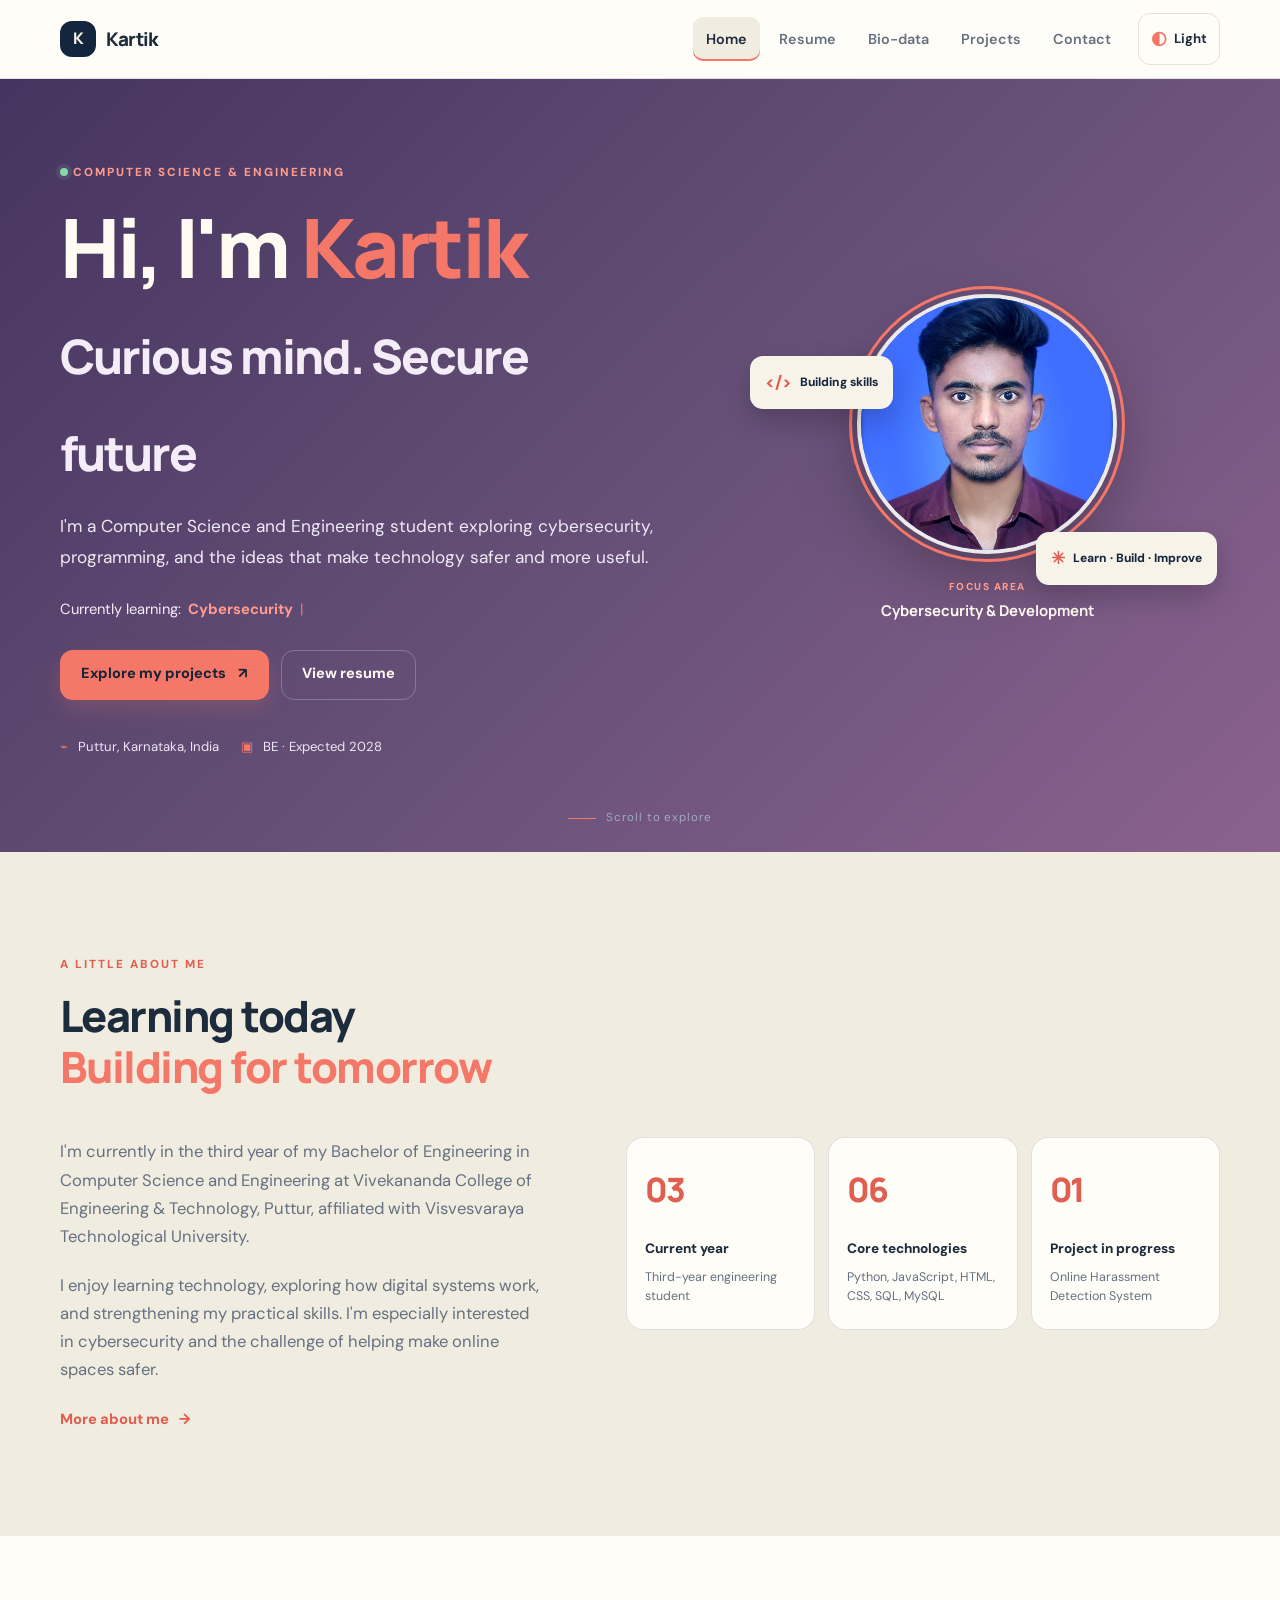
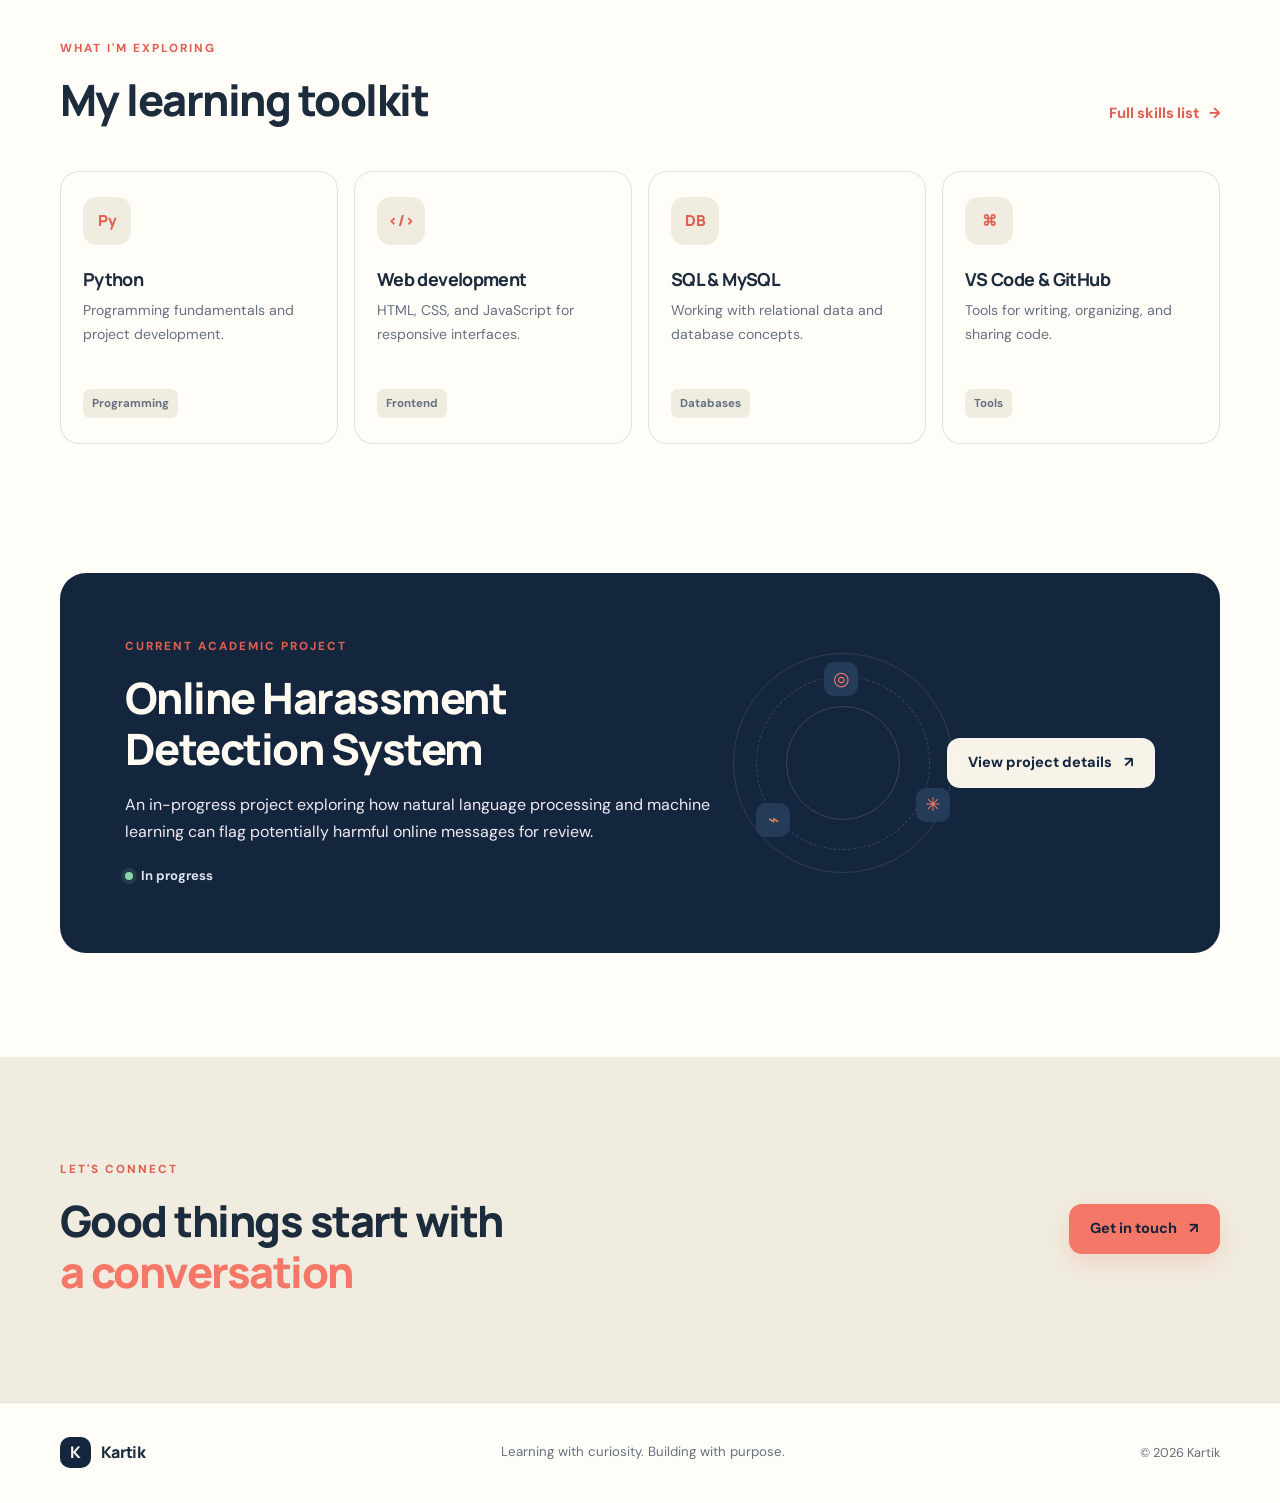
<file: index.html>
<!DOCTYPE html>
<html lang="en">
<head>
  <meta charset="UTF-8">
  <meta name="viewport" content="width=device-width, initial-scale=1.0">
  <meta name="description" content="Kartik's personal portfolio — Computer Science and Engineering student interested in cybersecurity, programming, and web development.">
  <meta name="theme-color" content="#665078">
  <title>Kartik | Cybersecurity & Technology Portfolio</title>
  <link rel="preconnect" href="https://fonts.googleapis.com">
  <link rel="preconnect" href="https://fonts.gstatic.com" crossorigin>
  <link href="https://fonts.googleapis.com/css2?family=DM+Sans:wght@400;500;600;700&family=Manrope:wght@400;500;600;700;800&display=swap" rel="stylesheet">
  <link rel="stylesheet" href="css/style.css">
  <script>document.documentElement.classList.add('js');</script>
</head>
<body>
  <a class="skip-link" href="#main">Skip to content</a>
  <header class="site-header">
    <div class="container nav-wrap">
      <a class="brand" href="index.html" aria-label="Kartik home"><span class="brand-mark">K</span><span>Kartik</span></a>
      <button class="nav-toggle" aria-label="Open navigation" aria-expanded="false" aria-controls="primary-nav"><span></span><span></span><span></span></button>
      <nav id="primary-nav" class="primary-nav" aria-label="Main navigation">
        <a class="nav-link active" href="index.html">Home</a>
        <a class="nav-link" href="resume.html">Resume</a>
        <a class="nav-link" href="biodata.html">Bio-data</a>
        <a class="nav-link" href="projects.html">Projects</a>
        <a class="nav-link" href="contact.html">Contact</a>
        <button class="theme-toggle" type="button" aria-label="Switch to dark theme" title="Toggle colour theme"><span class="theme-icon" aria-hidden="true">◐</span><span class="theme-label">Theme</span></button>
      </nav>
    </div>
  </header>

  <main id="main">
    <section class="hero section-pad">
      <div class="hero-glow hero-glow-one"></div><div class="hero-glow hero-glow-two"></div>
      <div class="container hero-grid">
        <div class="hero-copy reveal">
          <p class="eyebrow"><span class="status-dot"></span> COMPUTER SCIENCE & ENGINEERING</p>
          <h1>Hi, I'm <span class="text-accent">Kartik</span><br><span class="hero-subtitle">Curious mind. Secure future</span></h1>
          <p class="hero-lead">I'm a Computer Science and Engineering student exploring cybersecurity, programming, and the ideas that make technology safer and more useful.</p>
          <p class="typed-line">Currently learning: <span id="typed-text">Cybersecurity</span><span class="typing-cursor" aria-hidden="true">|</span></p>
          <div class="hero-actions">
            <a class="btn btn-primary" href="projects.html">Explore my projects <span aria-hidden="true">↗</span></a>
            <a class="btn btn-secondary" href="resume.html">View resume</a>
          </div>
          <div class="hero-meta">
            <span><span class="meta-icon">⌁</span> Puttur, Karnataka, India</span>
            <span><span class="meta-icon">▣</span> BE · Expected 2028</span>
          </div>
        </div>
        <div class="hero-visual reveal">
          <div class="portrait-frame">
            <div class="portrait-topline"><span>PROFILE / 01</span><span class="portrait-signal"><i></i><i></i><i></i></span></div>
            <img class="profile-photo" src="assets/images/profile.jpg" alt="Profile portrait supplied by Kartik" width="378" height="504">
            <div class="portrait-caption"><span class="caption-label">FOCUS AREA</span><strong>Cybersecurity &amp; Development</strong></div>
          </div>
          <div class="floating-chip chip-code"><span>&lt;/&gt;</span> Building skills</div>
          <div class="floating-chip chip-secure"><span>✳</span> Learn · Build · Improve</div>
        </div>
      </div>
      <a class="scroll-cue" href="#about"><span class="scroll-line"></span> Scroll to explore</a>
    </section>

    <section id="about" class="section-pad section-soft">
      <div class="container">
        <div class="section-heading reveal"><p class="eyebrow">A LITTLE ABOUT ME</p><h2>Learning today<br><span class="text-accent">Building for tomorrow</span></h2></div>
        <div class="about-grid">
          <div class="about-copy reveal">
            <p>I'm currently in the third year of my Bachelor of Engineering in Computer Science and Engineering at Vivekananda College of Engineering &amp; Technology, Puttur, affiliated with Visvesvaraya Technological University.</p>
            <p>I enjoy learning technology, exploring how digital systems work, and strengthening my practical skills. I'm especially interested in cybersecurity and the challenge of helping make online spaces safer.</p>
            <a class="text-link" href="biodata.html">More about me <span aria-hidden="true">→</span></a>
          </div>
          <div class="quick-facts reveal">
            <article class="fact-card"><span class="fact-number">03</span><span class="fact-label">Current year</span><p>Third-year engineering student</p></article>
            <article class="fact-card"><span class="fact-number">06</span><span class="fact-label">Core technologies</span><p>Python, JavaScript, HTML, CSS, SQL, MySQL</p></article>
            <article class="fact-card"><span class="fact-number">01</span><span class="fact-label">Project in progress</span><p>Online Harassment Detection System</p></article>
          </div>
        </div>
      </div>
    </section>

    <section class="section-pad">
      <div class="container">
        <div class="section-heading section-heading-row reveal"><div><p class="eyebrow">WHAT I'M EXPLORING</p><h2>My learning toolkit</h2></div><a class="text-link" href="resume.html">Full skills list <span aria-hidden="true">→</span></a></div>
        <div class="skill-grid">
          <article class="skill-card reveal"><span class="skill-symbol">Py</span><h3>Python</h3><p>Programming fundamentals and project development.</p><span class="skill-tag">Programming</span></article>
          <article class="skill-card reveal"><span class="skill-symbol">&lt;/&gt;</span><h3>Web development</h3><p>HTML, CSS, and JavaScript for responsive interfaces.</p><span class="skill-tag">Frontend</span></article>
          <article class="skill-card reveal"><span class="skill-symbol">DB</span><h3>SQL &amp; MySQL</h3><p>Working with relational data and database concepts.</p><span class="skill-tag">Databases</span></article>
          <article class="skill-card reveal"><span class="skill-symbol">⌘</span><h3>VS Code &amp; GitHub</h3><p>Tools for writing, organizing, and sharing code.</p><span class="skill-tag">Tools</span></article>
        </div>
      </div>
    </section>

    <section class="section-pad project-teaser-section">
      <div class="container project-teaser reveal">
        <div class="teaser-orbit" aria-hidden="true"><span>◎</span><span>✳</span><span>⌁</span></div>
        <div><p class="eyebrow">CURRENT ACADEMIC PROJECT</p><h2>Online Harassment<br>Detection System</h2><p>An in-progress project exploring how natural language processing and machine learning can flag potentially harmful online messages for review.</p><span class="project-status"><i></i> In progress</span></div>
        <a class="btn btn-light" href="projects.html">View project details <span aria-hidden="true">↗</span></a>
      </div>
    </section>

    <section class="section-pad section-soft">
      <div class="container cta-row reveal"><div><p class="eyebrow">LET'S CONNECT</p><h2>Good things start with<br><span class="text-accent">a conversation</span></h2></div><a class="btn btn-primary" href="contact.html">Get in touch <span aria-hidden="true">↗</span></a></div>
    </section>
  </main>

  <footer class="site-footer"><div class="container footer-inner"><a class="brand footer-brand" href="index.html"><span class="brand-mark">K</span><span>Kartik</span></a><p>Learning with curiosity. Building with purpose.</p><span class="footer-copy">© <span class="current-year"></span> Kartik</span></div></footer>
  <script src="https://code.jquery.com/jquery-3.7.1.min.js" integrity="sha256-/JqT3SQfawRcv/BIHPThkBvs0OEvtFFmqPF/lYI/Cxo=" crossorigin="anonymous"></script>
  <script src="js/script.js"></script>
</body>
</html>
</file>
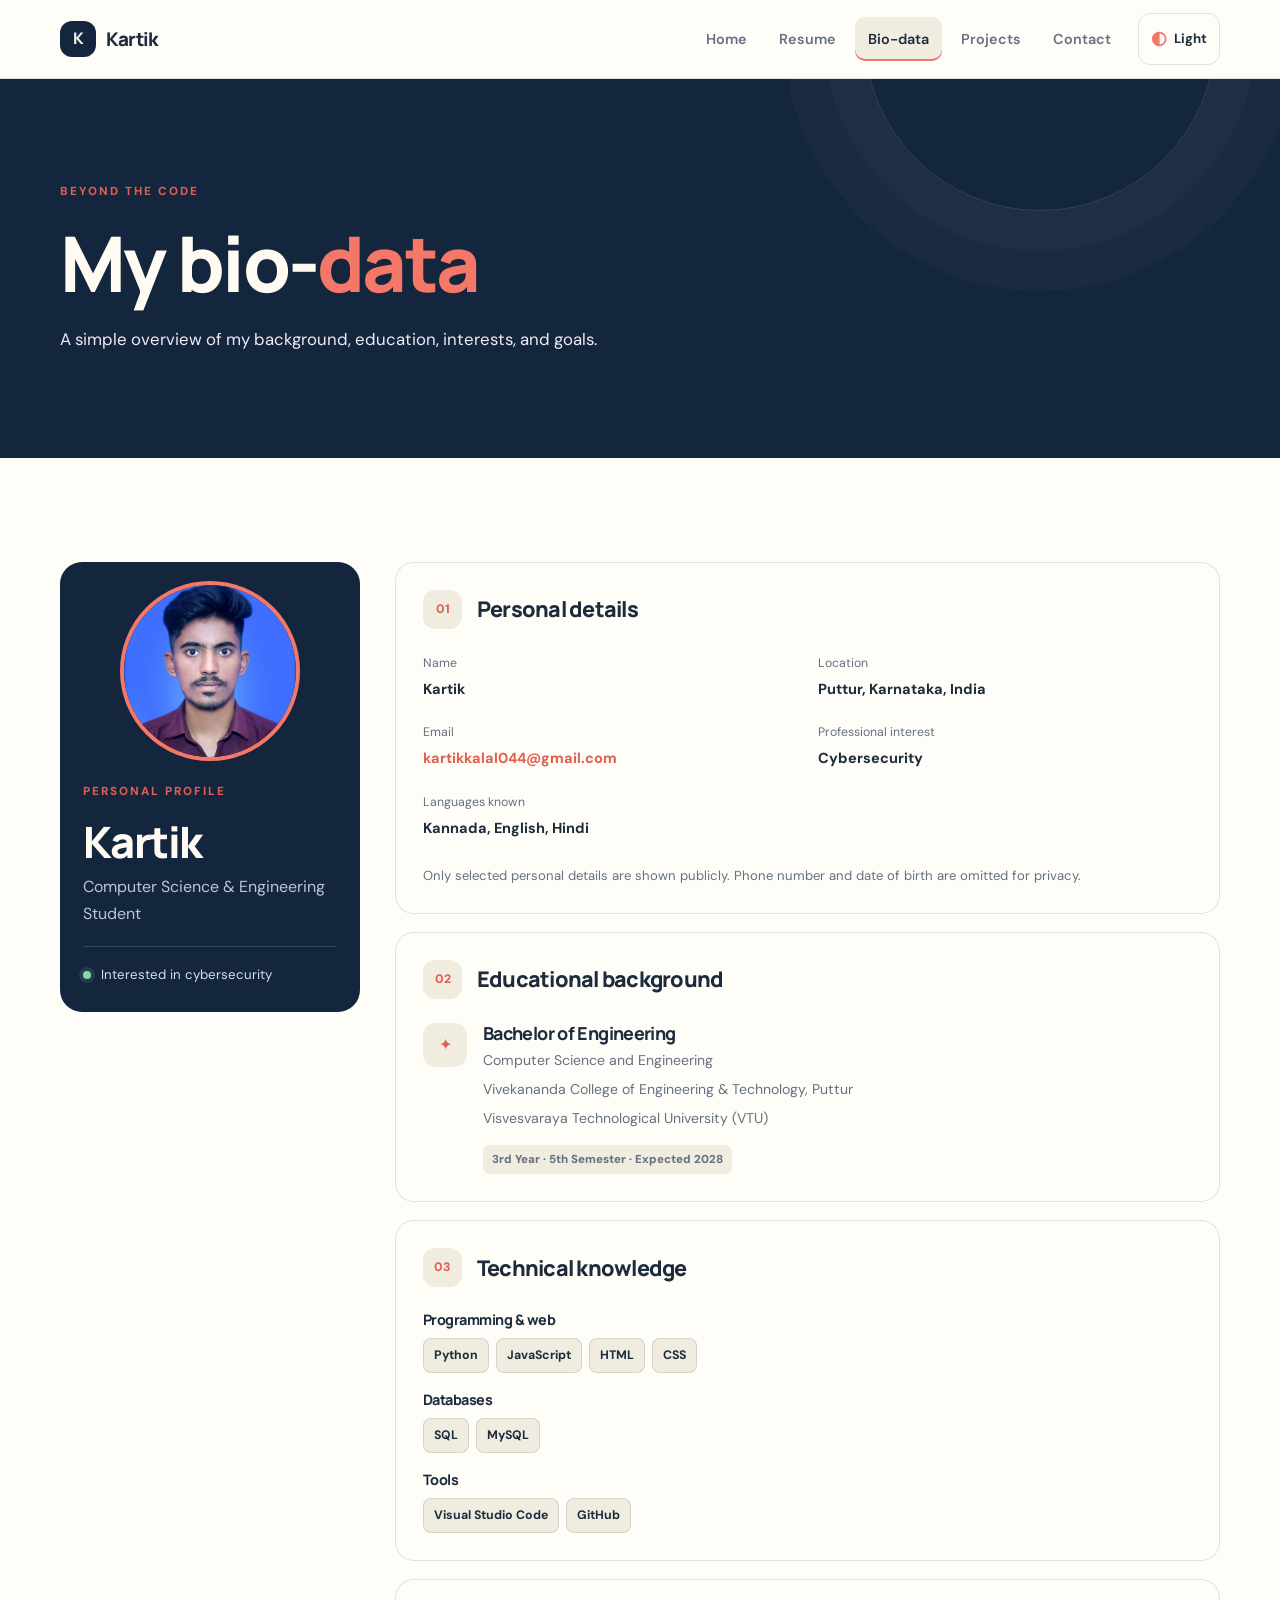
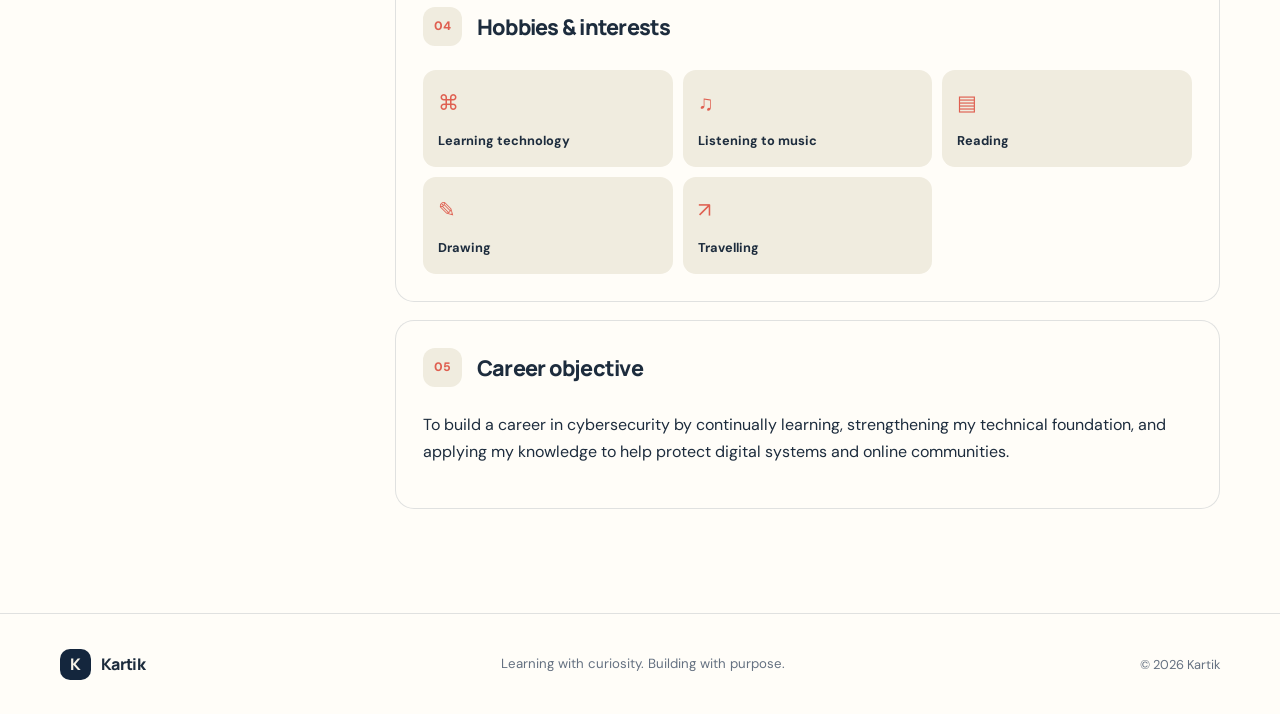
<file: biodata.html>
<!DOCTYPE html>
<html lang="en">
<head>
  <meta charset="UTF-8"><meta name="viewport" content="width=device-width, initial-scale=1.0"><meta name="description" content="Kartik's personal bio-data and educational background."><meta name="theme-color" content="#665078"><title>Bio-data | Kartik</title>
  <link rel="preconnect" href="https://fonts.googleapis.com"><link rel="preconnect" href="https://fonts.gstatic.com" crossorigin><link href="https://fonts.googleapis.com/css2?family=DM+Sans:wght@400;500;600;700&family=Manrope:wght@400;500;600;700;800&display=swap" rel="stylesheet"><link rel="stylesheet" href="css/style.css"><script>document.documentElement.classList.add('js');</script>
</head>
<body>
  <a class="skip-link" href="#main">Skip to content</a><header class="site-header"><div class="container nav-wrap"><a class="brand" href="index.html"><span class="brand-mark">K</span><span>Kartik</span></a><button class="nav-toggle" aria-label="Open navigation" aria-expanded="false" aria-controls="primary-nav"><span></span><span></span><span></span></button><nav id="primary-nav" class="primary-nav" aria-label="Main navigation"><a class="nav-link" href="index.html">Home</a><a class="nav-link" href="resume.html">Resume</a><a class="nav-link active" href="biodata.html">Bio-data</a><a class="nav-link" href="projects.html">Projects</a><a class="nav-link" href="contact.html">Contact</a><button class="theme-toggle" type="button" aria-label="Switch to dark theme" title="Toggle colour theme"><span class="theme-icon" aria-hidden="true">◐</span><span class="theme-label">Theme</span></button></nav></div></header>
  <main id="main">
    <section class="page-hero section-pad"><div class="container page-hero-inner reveal"><p class="eyebrow">BEYOND THE CODE</p><h1>My bio-<span class="text-accent">data</span></h1><p>A simple overview of my background, education, interests, and goals.</p></div></section>
    <section class="section-pad"><div class="container bio-layout">
      <aside class="bio-intro-card reveal"><div class="bio-photo-wrap"><img src="assets/images/profile.jpg" alt="Kartik profile portrait" width="378" height="504"></div><p class="eyebrow">PERSONAL PROFILE</p><h2>Kartik</h2><p class="muted">Computer Science &amp; Engineering Student</p><div class="bio-focus"><span class="status-dot"></span> Interested in cybersecurity</div></aside>
      <div class="bio-content">
        <section class="bio-card reveal"><div class="card-heading"><span class="section-number">01</span><h2>Personal details</h2></div><dl class="detail-grid"><div><dt>Name</dt><dd>Kartik</dd></div><div><dt>Location</dt><dd>Puttur, Karnataka, India</dd></div><div><dt>Email</dt><dd><a href="mailto:kartikkalal044@gmail.com">kartikkalal044@gmail.com</a></dd></div><div><dt>Professional interest</dt><dd>Cybersecurity</dd></div><div><dt>Languages known</dt><dd>Kannada, English, Hindi</dd></div></dl><p class="micro-note">Only selected personal details are shown publicly. Phone number and date of birth are omitted for privacy.</p></section>
        <section class="bio-card reveal"><div class="card-heading"><span class="section-number">02</span><h2>Educational background</h2></div><div class="education-card"><span class="education-icon">✦</span><div><h3>Bachelor of Engineering</h3><p>Computer Science and Engineering</p><p class="muted">Vivekananda College of Engineering &amp; Technology, Puttur</p><p class="muted">Visvesvaraya Technological University (VTU)</p><span class="pill">3rd Year · 5th Semester · Expected 2028</span></div></div></section>
        <section class="bio-card reveal"><div class="card-heading"><span class="section-number">03</span><h2>Technical knowledge</h2></div><div class="bio-skill-groups"><div><h3>Programming &amp; web</h3><div class="tag-list"><span>Python</span><span>JavaScript</span><span>HTML</span><span>CSS</span></div></div><div><h3>Databases</h3><div class="tag-list"><span>SQL</span><span>MySQL</span></div></div><div><h3>Tools</h3><div class="tag-list"><span>Visual Studio Code</span><span>GitHub</span></div></div></div></section>
        <section class="bio-card reveal"><div class="card-heading"><span class="section-number">04</span><h2>Hobbies &amp; interests</h2></div><div class="interest-grid"><div><span>⌘</span><strong>Learning technology</strong></div><div><span>♫</span><strong>Listening to music</strong></div><div><span>▤</span><strong>Reading</strong></div><div><span>✎</span><strong>Drawing</strong></div><div><span>↗</span><strong>Travelling</strong></div></div></section>
        <section class="bio-card reveal"><div class="card-heading"><span class="section-number">05</span><h2>Career objective</h2></div><p>To build a career in cybersecurity by continually learning, strengthening my technical foundation, and applying my knowledge to help protect digital systems and online communities.</p></section>
      </div>
    </div></section>
  </main>
  <footer class="site-footer"><div class="container footer-inner"><a class="brand footer-brand" href="index.html"><span class="brand-mark">K</span><span>Kartik</span></a><p>Learning with curiosity. Building with purpose.</p><span class="footer-copy">© <span class="current-year"></span> Kartik</span></div></footer>
  <script src="https://code.jquery.com/jquery-3.7.1.min.js" integrity="sha256-/JqT3SQfawRcv/BIHPThkBvs0OEvtFFmqPF/lYI/Cxo=" crossorigin="anonymous"></script><script src="js/script.js"></script>
</body></html>
</file>
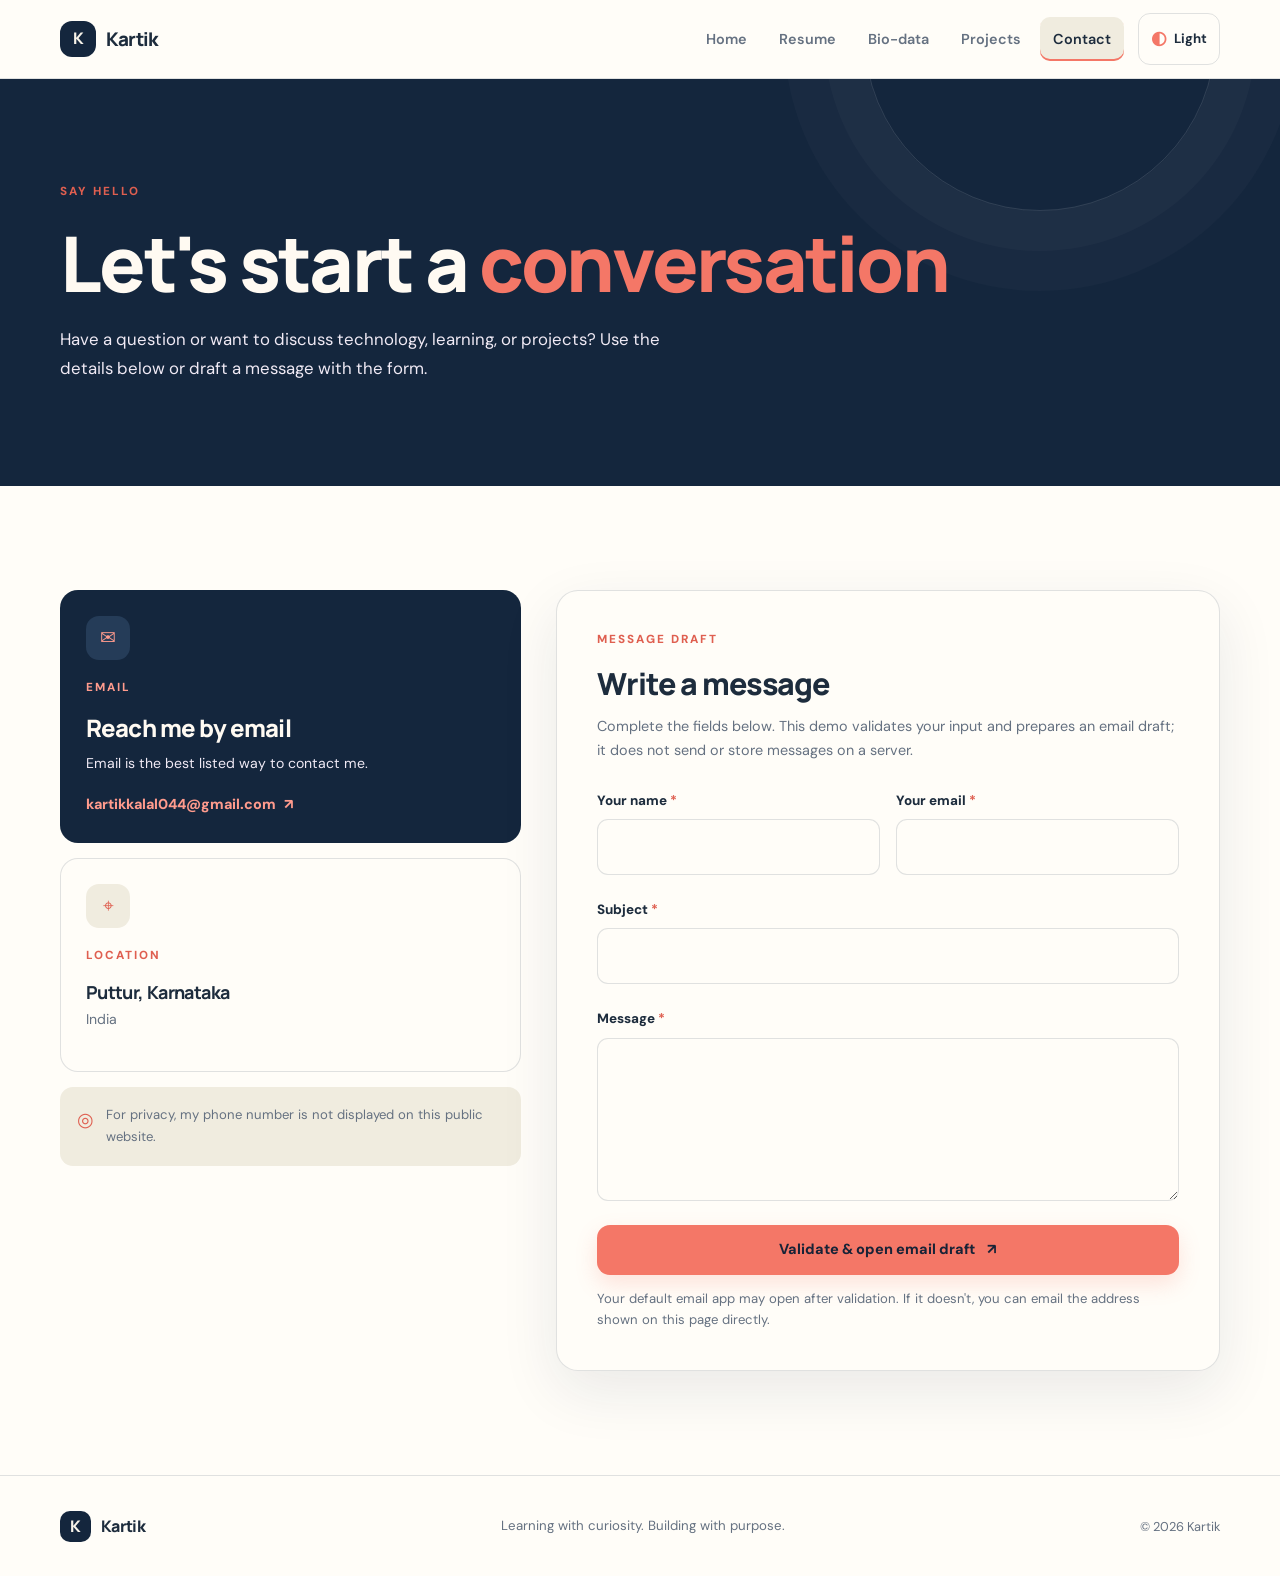
<file: contact.html>
<!DOCTYPE html>
<html lang="en">
<head>
  <meta charset="UTF-8"><meta name="viewport" content="width=device-width, initial-scale=1.0"><meta name="description" content="Contact Kartik about academic projects, technology, and cybersecurity."><meta name="theme-color" content="#665078"><title>Contact | Kartik</title>
  <link rel="preconnect" href="https://fonts.googleapis.com"><link rel="preconnect" href="https://fonts.gstatic.com" crossorigin><link href="https://fonts.googleapis.com/css2?family=DM+Sans:wght@400;500;600;700&family=Manrope:wght@400;500;600;700;800&display=swap" rel="stylesheet"><link rel="stylesheet" href="css/style.css"><script>document.documentElement.classList.add('js');</script>
</head>
<body>
  <a class="skip-link" href="#main">Skip to content</a><header class="site-header"><div class="container nav-wrap"><a class="brand" href="index.html"><span class="brand-mark">K</span><span>Kartik</span></a><button class="nav-toggle" aria-label="Open navigation" aria-expanded="false" aria-controls="primary-nav"><span></span><span></span><span></span></button><nav id="primary-nav" class="primary-nav" aria-label="Main navigation"><a class="nav-link" href="index.html">Home</a><a class="nav-link" href="resume.html">Resume</a><a class="nav-link" href="biodata.html">Bio-data</a><a class="nav-link" href="projects.html">Projects</a><a class="nav-link active" href="contact.html">Contact</a><button class="theme-toggle" type="button" aria-label="Switch to dark theme" title="Toggle colour theme"><span class="theme-icon" aria-hidden="true">◐</span><span class="theme-label">Theme</span></button></nav></div></header>
  <main id="main">
    <section class="page-hero section-pad"><div class="container page-hero-inner reveal"><p class="eyebrow">SAY HELLO</p><h1>Let's start a <span class="text-accent">conversation</span></h1><p>Have a question or want to discuss technology, learning, or projects? Use the details below or draft a message with the form.</p></div></section>
    <section class="section-pad"><div class="container contact-layout">
      <div class="contact-aside reveal"><div class="contact-card contact-card-feature"><span class="contact-icon">✉</span><p class="eyebrow">EMAIL</p><h2>Reach me by email</h2><p>Email is the best listed way to contact me.</p><a class="contact-email" href="mailto:kartikkalal044@gmail.com">kartikkalal044@gmail.com <span aria-hidden="true">↗</span></a></div><div class="contact-card"><span class="contact-icon">⌖</span><p class="eyebrow">LOCATION</p><h3>Puttur, Karnataka</h3><p>India</p></div><div class="privacy-note"><span>◎</span><p>For privacy, my phone number is not displayed on this public website.</p></div></div>
      <form id="contact-form" class="contact-form reveal" novalidate>
        <p class="eyebrow">MESSAGE DRAFT</p><h2>Write a message</h2><p class="form-intro">Complete the fields below. This demo validates your input and prepares an email draft; it does not send or store messages on a server.</p>
        <div class="form-row"><div class="form-field"><label for="name">Your name <span aria-hidden="true">*</span></label><input id="name" name="name" type="text" autocomplete="name" required minlength="2" maxlength="80" aria-describedby="name-error"><small class="field-error" id="name-error"></small></div><div class="form-field"><label for="email">Your email <span aria-hidden="true">*</span></label><input id="email" name="email" type="email" autocomplete="email" required maxlength="120" aria-describedby="email-error"><small class="field-error" id="email-error"></small></div></div>
        <div class="form-field"><label for="subject">Subject <span aria-hidden="true">*</span></label><input id="subject" name="subject" type="text" required minlength="3" maxlength="120" aria-describedby="subject-error"><small class="field-error" id="subject-error"></small></div>
        <div class="form-field"><label for="message">Message <span aria-hidden="true">*</span></label><textarea id="message" name="message" rows="5" required minlength="10" maxlength="2000" aria-describedby="message-error"></textarea><small class="field-error" id="message-error"></small></div>
        <div id="form-status" class="form-status" role="status" aria-live="polite"></div>
        <button class="btn btn-primary form-submit" type="submit">Validate &amp; open email draft <span aria-hidden="true">↗</span></button>
        <p class="micro-note">Your default email app may open after validation. If it doesn't, you can email the address shown on this page directly.</p>
      </form>
    </div></section>
  </main>
  <footer class="site-footer"><div class="container footer-inner"><a class="brand footer-brand" href="index.html"><span class="brand-mark">K</span><span>Kartik</span></a><p>Learning with curiosity. Building with purpose.</p><span class="footer-copy">© <span class="current-year"></span> Kartik</span></div></footer>
  <script src="https://code.jquery.com/jquery-3.7.1.min.js" integrity="sha256-/JqT3SQfawRcv/BIHPThkBvs0OEvtFFmqPF/lYI/Cxo=" crossorigin="anonymous"></script><script src="js/script.js"></script>
</body></html>
</file>
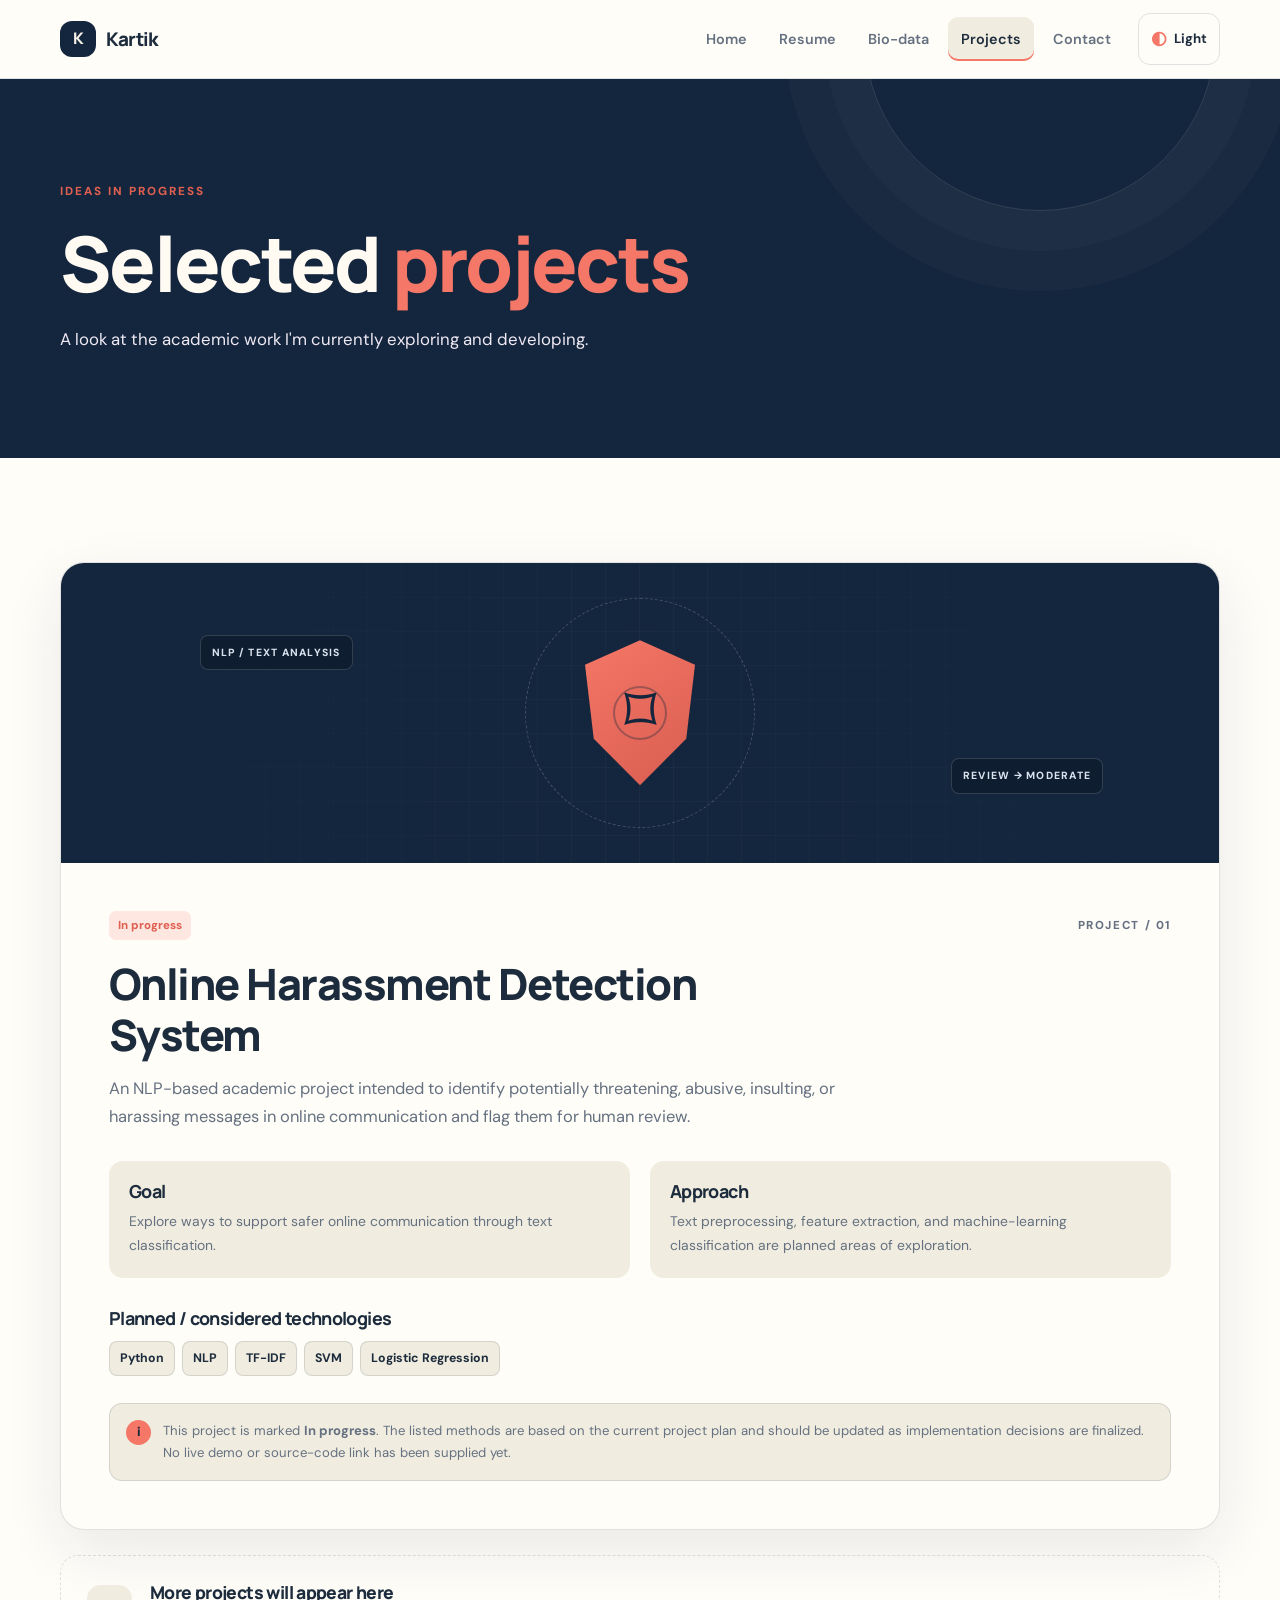
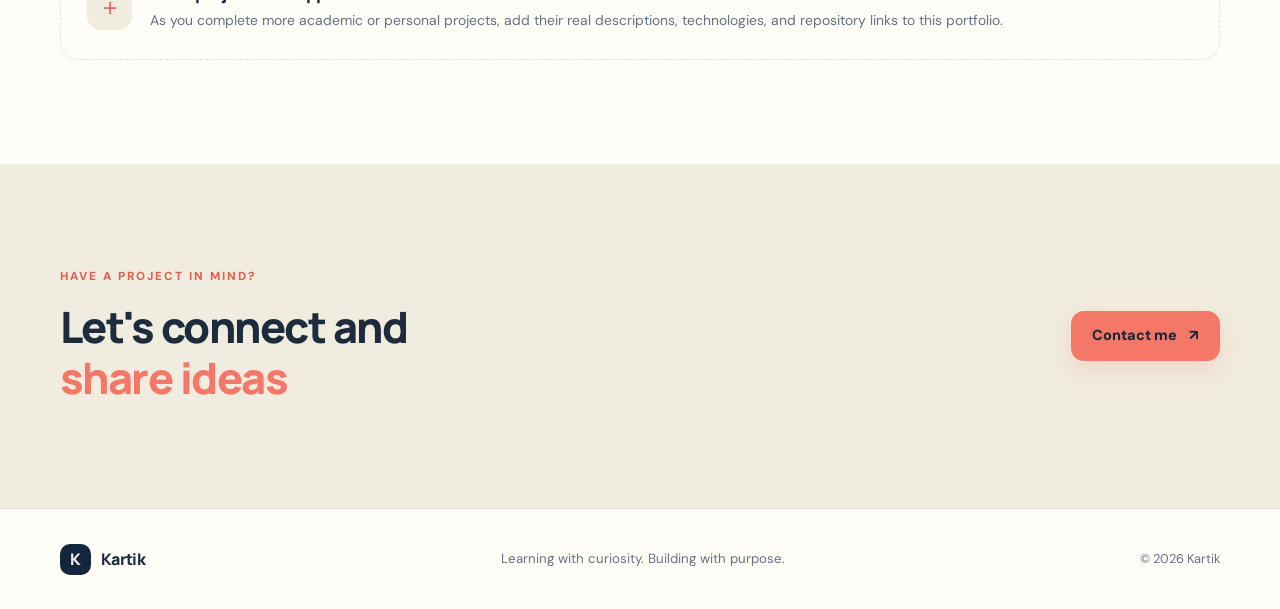
<file: projects.html>
<!DOCTYPE html>
<html lang="en">
<head>
  <meta charset="UTF-8"><meta name="viewport" content="width=device-width, initial-scale=1.0"><meta name="description" content="Kartik's academic project portfolio, including an in-progress Online Harassment Detection System."><meta name="theme-color" content="#665078"><title>Projects | Kartik</title>
  <link rel="preconnect" href="https://fonts.googleapis.com"><link rel="preconnect" href="https://fonts.gstatic.com" crossorigin><link href="https://fonts.googleapis.com/css2?family=DM+Sans:wght@400;500;600;700&family=Manrope:wght@400;500;600;700;800&display=swap" rel="stylesheet"><link rel="stylesheet" href="css/style.css"><script>document.documentElement.classList.add('js');</script>
</head>
<body>
  <a class="skip-link" href="#main">Skip to content</a><header class="site-header"><div class="container nav-wrap"><a class="brand" href="index.html"><span class="brand-mark">K</span><span>Kartik</span></a><button class="nav-toggle" aria-label="Open navigation" aria-expanded="false" aria-controls="primary-nav"><span></span><span></span><span></span></button><nav id="primary-nav" class="primary-nav" aria-label="Main navigation"><a class="nav-link" href="index.html">Home</a><a class="nav-link" href="resume.html">Resume</a><a class="nav-link" href="biodata.html">Bio-data</a><a class="nav-link active" href="projects.html">Projects</a><a class="nav-link" href="contact.html">Contact</a><button class="theme-toggle" type="button" aria-label="Switch to dark theme" title="Toggle colour theme"><span class="theme-icon" aria-hidden="true">◐</span><span class="theme-label">Theme</span></button></nav></div></header>
  <main id="main">
    <section class="page-hero section-pad"><div class="container page-hero-inner reveal"><p class="eyebrow">IDEAS IN PROGRESS</p><h1>Selected <span class="text-accent">projects</span></h1><p>A look at the academic work I'm currently exploring and developing.</p></div></section>
    <section class="section-pad"><div class="container projects-layout">
      <article class="project-feature reveal">
        <div class="project-art" aria-hidden="true"><div class="art-grid"></div><div class="art-shield"><span>⌑</span><i></i></div><div class="art-code art-code-one">NLP / TEXT ANALYSIS</div><div class="art-code art-code-two">REVIEW → MODERATE</div><div class="art-orbit"></div></div>
        <div class="project-content"><div class="project-topline"><span class="pill pill-coral">In progress</span><span class="project-index">PROJECT / 01</span></div><h2>Online Harassment Detection System</h2><p class="project-summary">An NLP-based academic project intended to identify potentially threatening, abusive, insulting, or harassing messages in online communication and flag them for human review.</p>
          <div class="project-detail-grid"><div><h3>Goal</h3><p>Explore ways to support safer online communication through text classification.</p></div><div><h3>Approach</h3><p>Text preprocessing, feature extraction, and machine-learning classification are planned areas of exploration.</p></div></div>
          <h3 class="stack-heading">Planned / considered technologies</h3><div class="tag-list"><span>Python</span><span>NLP</span><span>TF-IDF</span><span>SVM</span><span>Logistic Regression</span></div>
          <div class="project-note"><span class="note-icon">i</span><p>This project is marked <strong>In progress</strong>. The listed methods are based on the current project plan and should be updated as implementation decisions are finalized. No live demo or source-code link has been supplied yet.</p></div>
        </div>
      </article>
      <div class="empty-projects reveal"><div class="empty-icon">＋</div><div><h2>More projects will appear here</h2><p>As you complete more academic or personal projects, add their real descriptions, technologies, and repository links to this portfolio.</p></div></div>
    </div></section>
    <section class="section-pad section-soft"><div class="container cta-row reveal"><div><p class="eyebrow">HAVE A PROJECT IN MIND?</p><h2>Let's connect and<br><span class="text-accent">share ideas</span></h2></div><a class="btn btn-primary" href="contact.html">Contact me <span aria-hidden="true">↗</span></a></div></section>
  </main>
  <footer class="site-footer"><div class="container footer-inner"><a class="brand footer-brand" href="index.html"><span class="brand-mark">K</span><span>Kartik</span></a><p>Learning with curiosity. Building with purpose.</p><span class="footer-copy">© <span class="current-year"></span> Kartik</span></div></footer>
  <script src="https://code.jquery.com/jquery-3.7.1.min.js" integrity="sha256-/JqT3SQfawRcv/BIHPThkBvs0OEvtFFmqPF/lYI/Cxo=" crossorigin="anonymous"></script><script src="js/script.js"></script>
</body></html>
</file>
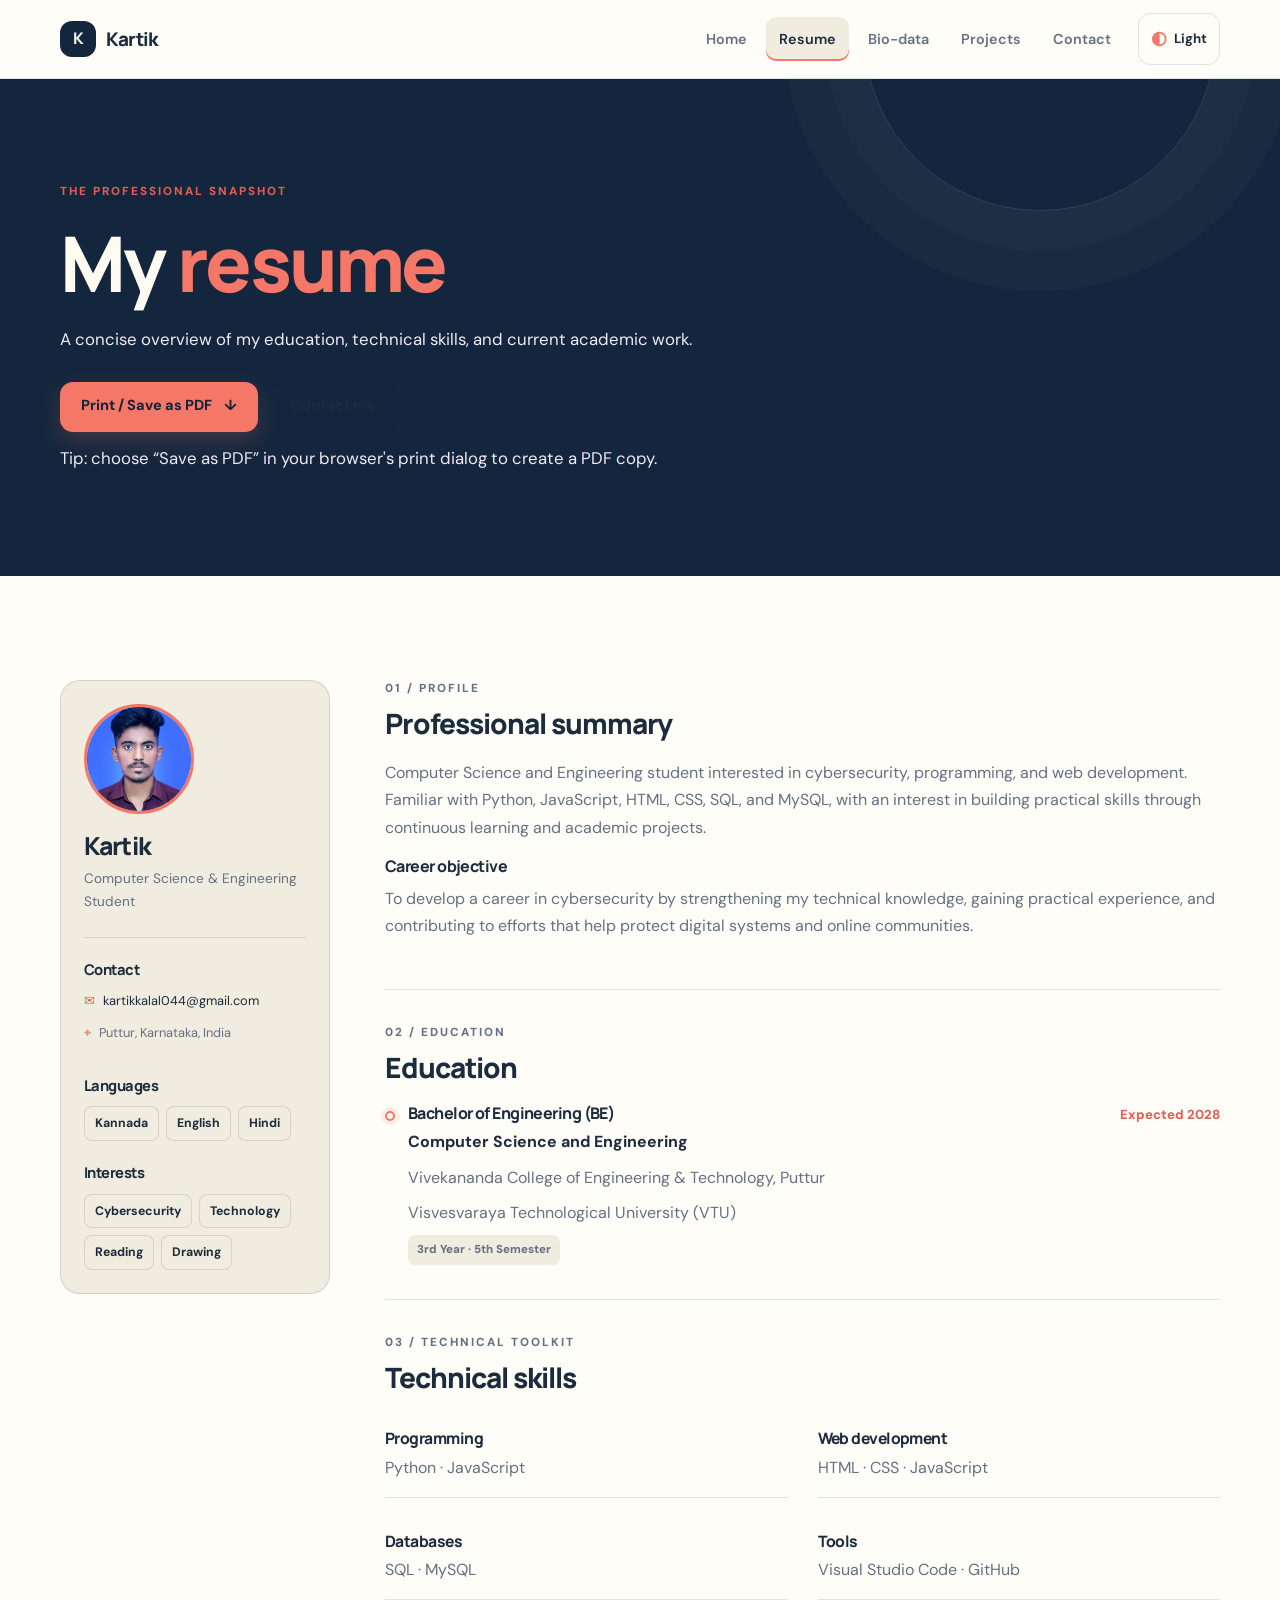
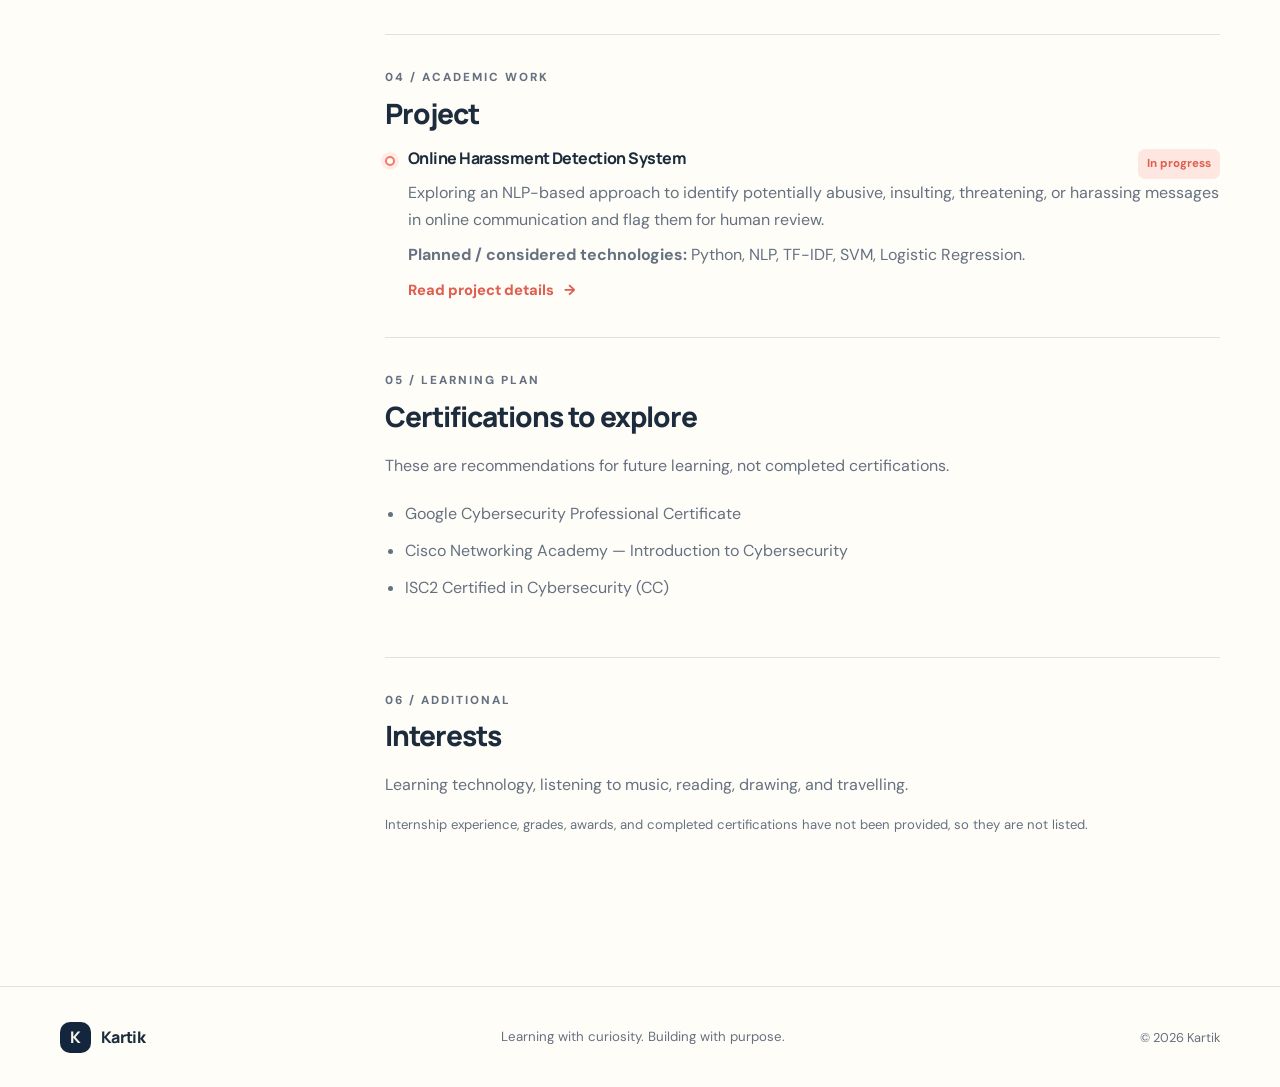
<file: resume.html>
<!DOCTYPE html>
<html lang="en">
<head>
  <meta charset="UTF-8"><meta name="viewport" content="width=device-width, initial-scale=1.0">
  <meta name="description" content="Kartik's student resume, education, technical skills, and academic project.">
  <meta name="theme-color" content="#665078"><title>Resume | Kartik</title>
  <link rel="preconnect" href="https://fonts.googleapis.com"><link rel="preconnect" href="https://fonts.gstatic.com" crossorigin>
  <link href="https://fonts.googleapis.com/css2?family=DM+Sans:wght@400;500;600;700&family=Manrope:wght@400;500;600;700;800&display=swap" rel="stylesheet">
  <link rel="stylesheet" href="css/style.css"><script>document.documentElement.classList.add('js');</script>
</head>
<body>
  <a class="skip-link" href="#main">Skip to content</a>
  <header class="site-header"><div class="container nav-wrap"><a class="brand" href="index.html"><span class="brand-mark">K</span><span>Kartik</span></a><button class="nav-toggle" aria-label="Open navigation" aria-expanded="false" aria-controls="primary-nav"><span></span><span></span><span></span></button><nav id="primary-nav" class="primary-nav" aria-label="Main navigation"><a class="nav-link" href="index.html">Home</a><a class="nav-link active" href="resume.html">Resume</a><a class="nav-link" href="biodata.html">Bio-data</a><a class="nav-link" href="projects.html">Projects</a><a class="nav-link" href="contact.html">Contact</a><button class="theme-toggle" type="button" aria-label="Switch to dark theme" title="Toggle colour theme"><span class="theme-icon" aria-hidden="true">◐</span><span class="theme-label">Theme</span></button></nav></div></header>
  <main id="main">
    <section class="page-hero section-pad"><div class="container page-hero-inner reveal"><p class="eyebrow">THE PROFESSIONAL SNAPSHOT</p><h1>My <span class="text-accent">resume</span></h1><p>A concise overview of my education, technical skills, and current academic work.</p><div class="page-actions"><button class="btn btn-primary" id="print-resume" type="button">Print / Save as PDF <span aria-hidden="true">↓</span></button><a class="btn btn-secondary" href="contact.html">Contact me</a></div><p class="micro-note">Tip: choose “Save as PDF” in your browser's print dialog to create a PDF copy.</p></div></section>
    <section class="section-pad"><div class="container resume-layout">
      <aside class="resume-sidebar reveal"><div class="resume-mini-profile"><img src="assets/images/profile.jpg" alt="Kartik profile portrait" width="120" height="160"><h2>Kartik</h2><p>Computer Science &amp; Engineering Student</p></div><div class="sidebar-block"><h3>Contact</h3><p><span class="detail-icon">✉</span><a href="mailto:kartikkalal044@gmail.com">kartikkalal044@gmail.com</a></p><p><span class="detail-icon">⌖</span>Puttur, Karnataka, India</p></div><div class="sidebar-block"><h3>Languages</h3><div class="tag-list"><span>Kannada</span><span>English</span><span>Hindi</span></div></div><div class="sidebar-block"><h3>Interests</h3><div class="tag-list"><span>Cybersecurity</span><span>Technology</span><span>Reading</span><span>Drawing</span></div></div></aside>
      <div class="resume-main">
        <section class="resume-section reveal"><p class="eyebrow">01 / PROFILE</p><h2>Professional summary</h2><p>Computer Science and Engineering student interested in cybersecurity, programming, and web development. Familiar with Python, JavaScript, HTML, CSS, SQL, and MySQL, with an interest in building practical skills through continuous learning and academic projects.</p><h3>Career objective</h3><p>To develop a career in cybersecurity by strengthening my technical knowledge, gaining practical experience, and contributing to efforts that help protect digital systems and online communities.</p></section>
        <section class="resume-section reveal"><p class="eyebrow">02 / EDUCATION</p><h2>Education</h2><div class="timeline-item"><span class="timeline-marker"></span><div class="timeline-top"><h3>Bachelor of Engineering (BE)</h3><span class="timeline-date">Expected 2028</span></div><p class="timeline-subtitle">Computer Science and Engineering</p><p>Vivekananda College of Engineering &amp; Technology, Puttur</p><p class="muted">Visvesvaraya Technological University (VTU)</p><span class="pill">3rd Year · 5th Semester</span></div></section>
        <section class="resume-section reveal"><p class="eyebrow">03 / TECHNICAL TOOLKIT</p><h2>Technical skills</h2><div class="simple-skills"><div><h3>Programming</h3><p>Python · JavaScript</p></div><div><h3>Web development</h3><p>HTML · CSS · JavaScript</p></div><div><h3>Databases</h3><p>SQL · MySQL</p></div><div><h3>Tools</h3><p>Visual Studio Code · GitHub</p></div></div></section>
        <section class="resume-section reveal"><p class="eyebrow">04 / ACADEMIC WORK</p><h2>Project</h2><div class="timeline-item"><span class="timeline-marker"></span><div class="timeline-top"><h3>Online Harassment Detection System</h3><span class="pill pill-coral">In progress</span></div><p>Exploring an NLP-based approach to identify potentially abusive, insulting, threatening, or harassing messages in online communication and flag them for human review.</p><p class="muted"><strong>Planned / considered technologies:</strong> Python, NLP, TF-IDF, SVM, Logistic Regression.</p><a class="text-link" href="projects.html">Read project details <span aria-hidden="true">→</span></a></div></section>
        <section class="resume-section reveal"><p class="eyebrow">05 / LEARNING PLAN</p><h2>Certifications to explore</h2><p class="muted">These are recommendations for future learning, not completed certifications.</p><ul class="clean-list"><li>Google Cybersecurity Professional Certificate</li><li>Cisco Networking Academy — Introduction to Cybersecurity</li><li>ISC2 Certified in Cybersecurity (CC)</li></ul></section>
        <section class="resume-section reveal"><p class="eyebrow">06 / ADDITIONAL</p><h2>Interests</h2><p>Learning technology, listening to music, reading, drawing, and travelling.</p><p class="micro-note">Internship experience, grades, awards, and completed certifications have not been provided, so they are not listed.</p></section>
      </div>
    </div></section>
  </main>
  <footer class="site-footer"><div class="container footer-inner"><a class="brand footer-brand" href="index.html"><span class="brand-mark">K</span><span>Kartik</span></a><p>Learning with curiosity. Building with purpose.</p><span class="footer-copy">© <span class="current-year"></span> Kartik</span></div></footer>
  <script src="https://code.jquery.com/jquery-3.7.1.min.js" integrity="sha256-/JqT3SQfawRcv/BIHPThkBvs0OEvtFFmqPF/lYI/Cxo=" crossorigin="anonymous"></script><script src="js/script.js"></script>
</body></html>
</file>
<file: css/style.css>
/* Kartik Portfolio — navy, cream and coral */
:root {
  color-scheme: light;
  --navy: #14263d;
  --navy-deep: #0d1b2d;
  --navy-soft: #243a55;
  --cream: #f7f3e9;
  --paper: #fffdf8;
  --coral: #f47767;
  --coral-deep: #df5f50;
  --ink: #1d2c3d;
  --muted: #657181;
  --line: rgba(20, 38, 61, .13);
  --card: #fffdf8;
  --soft: #f0ecdf;
  --shadow: 0 20px 60px rgba(20, 38, 61, .09);
  --radius: 22px;
  --font-body: "DM Sans", sans-serif;
  --font-heading: "Manrope", sans-serif;
}
:root[data-theme="dark"] {
  color-scheme: dark;
  --navy: #0b1727;
  --navy-deep: #070f1c;
  --navy-soft: #192b42;
  --cream: #111d2c;
  --paper: #172438;
  --ink: #f3f0e8;
  --muted: #b1bdcb;
  --line: rgba(245, 242, 232, .13);
  --card: #172438;
  --soft: #101b2a;
  --shadow: 0 20px 60px rgba(0, 0, 0, .18);
}
* { box-sizing: border-box; }
html { scroll-behavior: smooth; scroll-padding-top: 90px; }
body { margin: 0; background: var(--paper); color: var(--ink); font-family: var(--font-body); font-size: 16px; line-height: 1.7; transition: background .25s, color .25s; }
img { display: block; max-width: 100%; }
a { color: inherit; text-decoration: none; }
button, input, textarea { font: inherit; }
button, a { -webkit-tap-highlight-color: transparent; }
button:focus-visible, a:focus-visible, input:focus-visible, textarea:focus-visible { outline: 3px solid var(--coral); outline-offset: 3px; }
::selection { background: var(--coral); color: var(--navy-deep); }
.container { width: min(1160px, calc(100% - 48px)); margin-inline: auto; }
.section-pad { padding: 104px 0; }
.section-soft { background: var(--soft); }
.text-accent { color: var(--coral); }
.eyebrow { margin: 0 0 17px; color: var(--coral-deep); font-size: .73rem; font-weight: 800; letter-spacing: .17em; line-height: 1.5; }
:root[data-theme="dark"] .eyebrow { color: #ff9587; }
h1, h2, h3, h4 { margin-top: 0; color: var(--ink); font-family: var(--font-heading); line-height: 1.18; letter-spacing: -.035em; }
h1 { font-size: clamp(3rem, 6.4vw, 5.7rem); font-weight: 800; }
h2 { font-size: clamp(1.8rem, 3.4vw, 2.7rem); font-weight: 800; }
h3 { font-size: 1.12rem; font-weight: 750; }
p { margin-top: 0; }
.muted, .micro-note { color: var(--muted); }
.micro-note { font-size: .82rem; line-height: 1.6; }
.skip-link { position: absolute; left: 12px; top: -60px; z-index: 1000; padding: 10px 16px; border-radius: 10px; background: var(--coral); color: var(--navy-deep); font-weight: 700; }
.skip-link:focus { top: 12px; }
.site-header { position: sticky; top: 0; z-index: 100; background: color-mix(in srgb, var(--paper) 92%, transparent); border-bottom: 1px solid var(--line); backdrop-filter: blur(18px); }
.nav-wrap { display: flex; align-items: center; justify-content: space-between; min-height: 78px; gap: 26px; }
.brand { display: inline-flex; align-items: center; gap: 10px; flex-shrink: 0; font-family: var(--font-heading); font-weight: 800; font-size: 1.18rem; letter-spacing: -.04em; }
.brand-mark { display: grid; place-items: center; width: 36px; height: 36px; border-radius: 12px; background: var(--navy); color: var(--cream); font-size: 1rem; }
.brand-dot { color: var(--coral); }
.primary-nav { display: flex; align-items: center; gap: 6px; }
.nav-link { padding: 10px 13px; border-radius: 10px; color: var(--muted); font-size: .9rem; font-weight: 600; transition: color .2s, background .2s; }
.nav-link:hover, .nav-link.active { color: var(--ink); background: var(--soft); }
.nav-link.active { box-shadow: inset 0 -2px var(--coral); }
.theme-toggle { display: inline-flex; align-items: center; gap: 7px; margin-left: 8px; padding: 9px 12px; border: 1px solid var(--line); border-radius: 12px; background: transparent; color: var(--ink); cursor: pointer; font-size: .83rem; font-weight: 700; }
.theme-icon { color: var(--coral); font-size: 1.15rem; }
.nav-toggle { display: none; width: 44px; height: 44px; border: 1px solid var(--line); border-radius: 12px; background: var(--card); cursor: pointer; }
.nav-toggle span { display: block; width: 18px; height: 2px; margin: 4px auto; background: var(--ink); transition: transform .2s; }
.btn { display: inline-flex; align-items: center; justify-content: center; gap: 12px; min-height: 50px; padding: 13px 20px; border: 1px solid transparent; border-radius: 13px; font-size: .91rem; font-weight: 750; line-height: 1.3; cursor: pointer; transition: transform .2s, box-shadow .2s, background .2s; }
.btn:hover { transform: translateY(-3px); }
.btn-primary { background: var(--coral); color: #182337; box-shadow: 0 9px 22px rgba(244, 119, 103, .2); }
.btn-primary:hover { background: #ff8979; box-shadow: 0 14px 28px rgba(244, 119, 103, .25); }
.btn-secondary { border-color: var(--line); background: transparent; color: var(--ink); }
.btn-secondary:hover { background: var(--soft); }
.btn-light { background: var(--cream); color: var(--navy); }
.hero { position: relative; min-height: 660px; overflow: hidden; padding-top: 85px; padding-bottom: 94px; background: linear-gradient(135deg, #45345f 0%, #665078 52%, #8b628e 100%); color: #fffaf2; }
/* The reference image is used for its purple colour palette only; no moon, stars, or illustration. */
.hero::before, .hero::after { content: none !important; }
.hero h1, .hero h2, .hero h3 { color: #fffaf2; }
.hero .eyebrow { color: #ff9b8d; }
.hero-grid { position: relative; z-index: 1; display: grid; grid-template-columns: 1.13fr .87fr; align-items: center; gap: clamp(40px, 7vw, 100px); }
.hero-copy { max-width: 680px; }
.hero h1 { margin-bottom: 22px; }
.hero-subtitle { color: #f4edf8; font-size: .58em; letter-spacing: -.04em; }
.hero-lead { max-width: 610px; margin-bottom: 24px; color: #f0eaf5; font-size: 1.08rem; line-height: 1.8; }
.typed-line { display: flex; align-items: center; gap: 7px; margin-bottom: 28px; color: #f4edf8; font-size: .92rem; }
#typed-text { color: #ff9b8d; font-weight: 750; }
.typing-cursor { color: var(--coral); animation: blink 1s steps(2, start) infinite; }
.hero-actions, .page-actions { display: flex; flex-wrap: wrap; gap: 12px; }
.hero .btn-secondary { border-color: rgba(255,255,255,.23); color: #fffaf2; }
.hero .btn-secondary:hover { background: rgba(255,255,255,.08); }
.hero-meta { display: flex; flex-wrap: wrap; gap: 22px; margin-top: 36px; color: #eee5f4; font-size: .82rem; }
.meta-icon { margin-right: 6px; color: var(--coral); }
.hero-visual { position: relative; justify-self: center; width: min(100%, 390px); padding: 12px; }
.portrait-frame { position: relative; z-index: 1; display: flex; flex-direction: column; align-items: center; overflow: visible; padding: 8px; border: 0; border-radius: 0; background: transparent; box-shadow: none; transform: none; }
.portrait-topline { display: none; }
.portrait-signal { display: flex; gap: 4px; }
.portrait-signal i { width: 5px; height: 5px; border-radius: 50%; background: var(--coral); }
.profile-photo { display: block; width: min(260px, 68vw); height: min(260px, 68vw); min-width: 0; flex: 0 0 auto; aspect-ratio: 1 / 1; overflow: hidden; object-fit: cover; object-position: center 28%; border: 4px solid rgba(247,243,233,.95); outline: 3px solid var(--coral); outline-offset: 5px; border-radius: 50% !important; background: #355eec; box-shadow: 0 24px 65px rgba(0,0,0,.28); }
.portrait-caption { display: flex; flex-direction: column; align-items: center; gap: 3px; padding: 24px 5px 5px; text-align: center; }
.caption-label { color: #ff9b8d; font-size: .63rem; letter-spacing: .15em; font-weight: 800; }
.portrait-caption strong { color: #fffaf2; font-family: var(--font-heading); font-size: .93rem; }
.floating-chip { position: absolute; z-index: 2; display: flex; align-items: center; gap: 8px; padding: 11px 14px; border: 1px solid rgba(255,255,255,.16); border-radius: 13px; background: #f7f3e9; color: #14263d; box-shadow: 0 12px 28px rgba(0,0,0,.2); font-size: .75rem; font-weight: 800; }
.floating-chip span { color: var(--coral-deep); font-size: 1.05rem; }
.chip-code { top: 22%; left: -42px; }
.chip-secure { right: -35px; bottom: 17%; }
.hero-glow { position: absolute; z-index: 0; width: 360px; height: 360px; border-radius: 50%; filter: blur(100px); opacity: .14; pointer-events: none; }
.hero-glow-one { display: none; }
.hero-glow-two { display: none; }
.scroll-cue { position: absolute; bottom: 24px; left: 50%; display: flex; align-items: center; gap: 10px; transform: translateX(-50%); color: #9cacc0; font-size: .72rem; letter-spacing: .08em; white-space: nowrap; }
.scroll-line { display: inline-block; width: 28px; height: 1px; background: var(--coral); }
.section-heading { max-width: 680px; margin-bottom: 45px; }
.section-heading h2 { margin-bottom: 0; }
.section-heading-row { display: flex; align-items: end; justify-content: space-between; gap: 24px; max-width: none; }
.about-grid { display: grid; grid-template-columns: .9fr 1.1fr; gap: 80px; align-items: start; }
.about-copy { max-width: 490px; color: var(--muted); font-size: 1.04rem; }
.about-copy p { margin-bottom: 20px; }
.text-link { display: inline-flex; align-items: center; gap: 10px; color: var(--coral-deep); font-weight: 800; font-size: .92rem; }
.text-link span { transition: transform .2s; }
.text-link:hover span { transform: translateX(5px); }
.quick-facts { display: grid; grid-template-columns: repeat(3, 1fr); gap: 13px; }
.fact-card { min-height: 188px; padding: 23px 18px; border: 1px solid var(--line); border-radius: 17px; background: var(--card); }
.fact-number { display: block; margin-bottom: 18px; color: var(--coral-deep); font-family: var(--font-heading); font-size: 2.1rem; font-weight: 800; letter-spacing: -.07em; }
.fact-label { display: block; margin-bottom: 8px; font-weight: 800; font-size: .85rem; }
.fact-card p { margin-bottom: 0; color: var(--muted); font-size: .78rem; line-height: 1.55; }
.skill-grid { display: grid; grid-template-columns: repeat(4, 1fr); gap: 16px; }
.skill-card { padding: 25px 22px; border: 1px solid var(--line); border-radius: 19px; background: var(--card); transition: transform .25s, box-shadow .25s, border-color .25s; }
.skill-card:hover { transform: translateY(-6px); border-color: rgba(244,119,103,.5); box-shadow: var(--shadow); }
.skill-symbol { display: grid; place-items: center; width: 48px; height: 48px; margin-bottom: 24px; border-radius: 14px; background: var(--soft); color: var(--coral-deep); font-family: var(--font-heading); font-size: .95rem; font-weight: 800; }
.skill-card h3 { margin-bottom: 9px; }
.skill-card p { min-height: 70px; margin-bottom: 19px; color: var(--muted); font-size: .88rem; }
.skill-tag { display: inline-block; padding: 5px 9px; border-radius: 7px; background: var(--soft); color: var(--muted); font-size: .72rem; font-weight: 700; }
.project-teaser-section { padding-top: 25px; }
.project-teaser { position: relative; display: flex; align-items: center; justify-content: space-between; gap: 40px; overflow: hidden; padding: clamp(34px, 6vw, 65px); border-radius: 26px; background: var(--navy); color: #fffaf2; }
.project-teaser h2 { margin-bottom: 16px; color: #fffaf2; }
.project-teaser > div:nth-child(2) { position: relative; z-index: 1; max-width: 620px; }
.project-teaser > div:nth-child(2) > p:not(.eyebrow) { max-width: 600px; color: #f0eaf5; }
.project-status { display: inline-flex; align-items: center; gap: 8px; color: #d9e2ed; font-size: .82rem; font-weight: 700; }
.project-status i, .status-dot { display: inline-block; width: 8px; height: 8px; border-radius: 50%; background: #8bd5a8; box-shadow: 0 0 0 4px rgba(139,213,168,.12); }
.teaser-orbit { position: absolute; top: 50%; right: 23%; width: 220px; height: 220px; border: 1px solid rgba(255,255,255,.11); border-radius: 50%; transform: translateY(-50%); color: var(--coral); }
.teaser-orbit::before, .teaser-orbit::after { position: absolute; content: ""; inset: 22px; border: 1px dashed rgba(255,255,255,.15); border-radius: 50%; }
.teaser-orbit::after { inset: 52px; border-style: solid; }
.teaser-orbit span { position: absolute; display: grid; place-items: center; width: 34px; height: 34px; border-radius: 10px; background: #253c58; font-size: 1.2rem; }
.teaser-orbit span:nth-child(1) { top: 8px; left: 90px; }
.teaser-orbit span:nth-child(2) { right: 2px; bottom: 50px; }
.teaser-orbit span:nth-child(3) { left: 22px; bottom: 35px; }
.cta-row { display: flex; align-items: center; justify-content: space-between; gap: 30px; }
.cta-row h2 { margin-bottom: 0; }
.site-footer { border-top: 1px solid var(--line); background: var(--paper); }
.footer-inner { display: flex; align-items: center; justify-content: space-between; gap: 24px; min-height: 100px; }
.footer-inner p { margin: 0; color: var(--muted); font-size: .83rem; }
.footer-copy { color: var(--muted); font-size: .8rem; }
.footer-brand { font-size: 1rem; }
.footer-brand .brand-mark { width: 31px; height: 31px; border-radius: 10px; }
.page-hero { position: relative; overflow: hidden; background: var(--navy); color: #fffaf2; }
.page-hero::after { position: absolute; content: ""; width: 350px; height: 350px; top: -220px; right: 5%; border: 1px solid rgba(255,255,255,.12); border-radius: 50%; box-shadow: 0 0 0 40px rgba(255,255,255,.025), 0 0 0 80px rgba(255,255,255,.02); }
.page-hero-inner { position: relative; z-index: 1; }
.page-hero h1 { margin-bottom: 17px; color: #fffaf2; font-size: clamp(3rem, 6vw, 5rem); }
.page-hero p:not(.eyebrow) { max-width: 650px; margin-bottom: 0; color: #f0eaf5; font-size: 1.05rem; }
.page-hero .page-actions { margin-top: 28px; }
.page-hero .micro-note { margin-top: 13px; color: #eee5f4; font-size: .78rem; }
.resume-layout { display: grid; grid-template-columns: 270px minmax(0, 1fr); align-items: start; gap: 55px; }
.resume-sidebar { position: sticky; top: 110px; padding: 23px; border: 1px solid var(--line); border-radius: 20px; background: var(--soft); }
.resume-mini-profile { padding-bottom: 24px; border-bottom: 1px solid var(--line); }
.resume-mini-profile img { width: 110px; height: 110px; margin-bottom: 17px; border: 3px solid var(--coral); border-radius: 50%; object-fit: cover; object-position: center 28%; }
.resume-mini-profile h2 { margin-bottom: 7px; font-size: 1.55rem; }
.resume-mini-profile p { margin-bottom: 0; color: var(--muted); font-size: .85rem; }
.sidebar-block { padding-top: 23px; }
.sidebar-block h3 { margin-bottom: 12px; font-size: .92rem; }
.sidebar-block p { display: flex; align-items: start; gap: 8px; margin-bottom: 10px; color: var(--muted); font-size: .8rem; overflow-wrap: anywhere; }
.sidebar-block a { color: var(--ink); }
.detail-icon { color: var(--coral-deep); }
.tag-list { display: flex; flex-wrap: wrap; gap: 7px; }
.tag-list span { display: inline-flex; padding: 6px 10px; border: 1px solid var(--line); border-radius: 8px; background: var(--soft); color: var(--ink); font-size: .77rem; font-weight: 700; }
.resume-main { min-width: 0; }
.resume-section { padding: 0 0 34px; margin-bottom: 34px; border-bottom: 1px solid var(--line); }
.resume-section:last-child { margin-bottom: 0; border-bottom: 0; }
.resume-section .eyebrow { margin-bottom: 10px; }
.resume-section h2 { margin-bottom: 19px; font-size: 1.75rem; }
.resume-section h3 { margin-bottom: 9px; font-size: 1rem; }
.resume-section p { color: var(--muted); }
.timeline-item { position: relative; padding-left: 23px; }
.timeline-marker { position: absolute; top: 7px; left: 0; width: 10px; height: 10px; border: 2px solid var(--coral); border-radius: 50%; box-shadow: 0 0 0 4px rgba(244,119,103,.12); }
.timeline-top { display: flex; align-items: start; justify-content: space-between; gap: 15px; }
.timeline-top h3 { margin-bottom: 6px; }
.timeline-date { color: var(--coral-deep); font-size: .82rem; font-weight: 800; white-space: nowrap; }
.timeline-item p { margin-bottom: 8px; }
.timeline-subtitle { color: var(--ink) !important; font-weight: 700; }
.pill { display: inline-flex; align-items: center; padding: 5px 9px; border-radius: 7px; background: var(--soft); color: var(--muted); font-size: .72rem; font-weight: 800; }
.pill-coral { background: rgba(244,119,103,.16); color: var(--coral-deep); }
.resume-skills { display: grid; grid-template-columns: repeat(2, 1fr); gap: 22px; }
.resume-skills > div { min-width: 0; }
.simple-skills { display: grid; grid-template-columns: repeat(2, minmax(0, 1fr)); gap: 18px 30px; }
.simple-skills > div { padding: 16px 0; border-bottom: 1px solid var(--line); }
.simple-skills h3 { margin-bottom: 6px; font-size: .98rem; }
.simple-skills p { margin: 0; color: var(--muted); }
.resume-skills h3 { margin-bottom: 13px; }
.skill-meter { margin-bottom: 14px; }
.meter-label { display: flex; justify-content: space-between; gap: 10px; margin-bottom: 7px; color: var(--muted); font-size: .8rem; }
.meter-label span:last-child { font-size: .72rem; }
.meter-track { height: 6px; overflow: hidden; border-radius: 10px; background: var(--soft); }
.meter-track span { display: block; height: 100%; border-radius: inherit; background: var(--coral); }
.clean-list { padding-left: 20px; color: var(--muted); }
.clean-list li { padding: 5px 0; }
.bio-layout { display: grid; grid-template-columns: 300px minmax(0, 1fr); gap: 35px; align-items: start; }
.bio-intro-card { position: sticky; top: 110px; overflow: hidden; padding: 18px 22px 25px; border: 1px solid var(--line); border-radius: 22px; background: var(--navy); color: #fffaf2; }
.bio-photo-wrap { display: flex; justify-content: center; overflow: visible; margin-bottom: 22px; border-radius: 0; }
.bio-photo-wrap img { display: block; width: 180px; height: 180px; max-width: 72vw; aspect-ratio: 1 / 1; border: 4px solid var(--coral); border-radius: 50% !important; object-fit: cover; object-position: center 28%; }
.bio-intro-card h2 { margin-bottom: 5px; color: #fffaf2; }
.bio-intro-card .muted { margin-bottom: 18px; color: #b9c6d6; }
.bio-focus { display: flex; align-items: center; gap: 10px; padding-top: 17px; border-top: 1px solid rgba(255,255,255,.15); color: #d6dfeb; font-size: .83rem; }
.bio-content { display: grid; gap: 18px; }
.bio-card { padding: 27px; border: 1px solid var(--line); border-radius: 19px; background: var(--card); }
.card-heading { display: flex; align-items: center; gap: 15px; margin-bottom: 24px; }
.card-heading h2 { margin: 0; font-size: 1.35rem; }
.section-number { display: grid; place-items: center; width: 39px; height: 39px; flex-shrink: 0; border-radius: 12px; background: var(--soft); color: var(--coral-deep); font-size: .77rem; font-weight: 800; }
.detail-grid { display: grid; grid-template-columns: repeat(2, 1fr); gap: 20px; margin: 0; }
.detail-grid div { min-width: 0; }
.detail-grid dt { margin-bottom: 4px; color: var(--muted); font-size: .77rem; }
.detail-grid dd { margin: 0; color: var(--ink); font-size: .91rem; font-weight: 700; overflow-wrap: anywhere; }
.detail-grid a { color: var(--coral-deep); }
.bio-card > .micro-note { margin: 23px 0 0; }
.education-card { display: flex; align-items: start; gap: 16px; }
.education-icon { display: grid; place-items: center; width: 44px; height: 44px; flex-shrink: 0; border-radius: 13px; background: var(--soft); color: var(--coral-deep); }
.education-card h3 { margin-bottom: 5px; }
.education-card p { margin-bottom: 5px; color: var(--muted); font-size: .88rem; }
.education-card .pill { margin-top: 9px; }
.bio-skill-groups { display: grid; gap: 18px; }
.bio-skill-groups h3 { margin-bottom: 10px; font-size: .9rem; }
.interest-grid { display: grid; grid-template-columns: repeat(3, 1fr); gap: 10px; }
.interest-grid div { display: flex; flex-direction: column; gap: 10px; min-height: 95px; padding: 15px; border-radius: 13px; background: var(--soft); }
.interest-grid span { color: var(--coral-deep); font-size: 1.3rem; }
.interest-grid strong { font-size: .8rem; }
.projects-layout { display: grid; gap: 25px; }
.project-feature { overflow: hidden; border: 1px solid var(--line); border-radius: 24px; background: var(--card); box-shadow: var(--shadow); }
.project-art { position: relative; display: grid; place-items: center; min-height: 300px; overflow: hidden; background: var(--navy); }
.art-grid { position: absolute; inset: 0; opacity: .35; background-image: linear-gradient(rgba(255,255,255,.08) 1px, transparent 1px), linear-gradient(90deg, rgba(255,255,255,.08) 1px, transparent 1px); background-size: 34px 34px; mask-image: linear-gradient(90deg, transparent, black, transparent); }
.art-shield { position: relative; z-index: 1; display: grid; place-items: center; width: 125px; height: 145px; clip-path: polygon(50% 0, 94% 17%, 87% 68%, 50% 100%, 13% 68%, 6% 17%); background: linear-gradient(145deg, var(--coral), #d95d50); color: var(--navy); font-size: 4rem; filter: drop-shadow(0 20px 35px rgba(244,119,103,.25)); }
.art-shield i { position: absolute; width: 54px; height: 54px; border: 2px solid rgba(20,38,61,.35); border-radius: 50%; }
.art-code { position: absolute; z-index: 2; padding: 8px 11px; border: 1px solid rgba(255,255,255,.15); border-radius: 8px; background: rgba(13,27,45,.75); color: #d9e2ed; font-size: .65rem; font-weight: 800; letter-spacing: .12em; }
.art-code-one { top: 24%; left: 12%; }
.art-code-two { right: 10%; bottom: 23%; }
.art-orbit { position: absolute; width: 230px; height: 230px; border: 1px dashed rgba(255,255,255,.2); border-radius: 50%; }
.project-content { padding: clamp(24px, 5vw, 48px); }
.project-topline { display: flex; align-items: center; justify-content: space-between; gap: 15px; margin-bottom: 19px; }
.project-index { color: var(--muted); font-size: .72rem; font-weight: 800; letter-spacing: .14em; }
.project-content h2 { max-width: 700px; margin-bottom: 14px; font-size: clamp(1.8rem, 4vw, 2.7rem); }
.project-summary { max-width: 800px; color: var(--muted); font-size: 1.03rem; }
.project-detail-grid { display: grid; grid-template-columns: repeat(2, 1fr); gap: 20px; margin: 30px 0; }
.project-detail-grid > div { padding: 20px; border-radius: 14px; background: var(--soft); }
.project-detail-grid h3 { margin-bottom: 8px; }
.project-detail-grid p { margin-bottom: 0; color: var(--muted); font-size: .87rem; }
.stack-heading { margin-bottom: 12px; }
.project-note { display: flex; gap: 12px; margin-top: 27px; padding: 16px; border: 1px solid var(--line); border-radius: 13px; background: var(--soft); }
.note-icon { display: grid; place-items: center; width: 25px; height: 25px; flex-shrink: 0; border-radius: 50%; background: var(--coral); color: var(--navy); font-size: .8rem; font-weight: 800; }
.project-note p { margin: 0; color: var(--muted); font-size: .82rem; }
.empty-projects { display: flex; align-items: center; gap: 18px; padding: 26px; border: 1px dashed var(--line); border-radius: 18px; }
.empty-icon { display: grid; place-items: center; width: 45px; height: 45px; flex-shrink: 0; border-radius: 14px; background: var(--soft); color: var(--coral-deep); font-size: 1.5rem; }
.empty-projects h2 { margin-bottom: 6px; font-size: 1.1rem; }
.empty-projects p { margin: 0; color: var(--muted); font-size: .87rem; }
.contact-layout { display: grid; grid-template-columns: .82fr 1.18fr; align-items: start; gap: 35px; }
.contact-aside { display: grid; gap: 15px; }
.contact-card { padding: 25px; border: 1px solid var(--line); border-radius: 18px; background: var(--card); }
.contact-card-feature { background: var(--navy); color: #fffaf2; }
.contact-card-feature h2, .contact-card-feature h3 { color: #fffaf2; }
.contact-card-feature .eyebrow { color: #ff9b8d; }
.contact-icon { display: grid; place-items: center; width: 44px; height: 44px; margin-bottom: 19px; border-radius: 13px; background: var(--soft); color: var(--coral-deep); font-size: 1.2rem; }
.contact-card-feature .contact-icon { background: #253c58; color: #ff9b8d; }
.contact-card h2 { margin-bottom: 10px; font-size: 1.5rem; }
.contact-card h3 { margin-bottom: 5px; }
.contact-card p:not(.eyebrow) { color: var(--muted); font-size: .88rem; }
.contact-card-feature p:not(.eyebrow) { color: #f0eaf5; }
.contact-email { display: inline-flex; flex-wrap: wrap; gap: 8px; color: #ff9b8d; font-size: .9rem; font-weight: 800; overflow-wrap: anywhere; }
.privacy-note { display: flex; gap: 12px; padding: 17px; border-radius: 13px; background: var(--soft); color: var(--muted); font-size: .82rem; }
.privacy-note span { color: var(--coral-deep); font-size: 1.2rem; }
.privacy-note p { margin: 0; }
.contact-form { padding: clamp(24px, 4vw, 40px); border: 1px solid var(--line); border-radius: 22px; background: var(--card); box-shadow: var(--shadow); }
.contact-form h2 { margin-bottom: 12px; font-size: 1.9rem; }
.form-intro { margin-bottom: 27px; color: var(--muted); font-size: .9rem; }
.form-row { display: grid; grid-template-columns: repeat(2, 1fr); gap: 16px; }
.form-field { display: grid; gap: 7px; margin-bottom: 17px; }
.form-field label { font-size: .84rem; font-weight: 800; }
.form-field label span { color: var(--coral-deep); }
.form-field input, .form-field textarea { width: 100%; padding: 13px 14px; border: 1px solid var(--line); border-radius: 11px; background: var(--paper); color: var(--ink); outline: none; transition: border-color .2s, box-shadow .2s; }
.form-field input:focus, .form-field textarea:focus { border-color: var(--coral); box-shadow: 0 0 0 3px rgba(244,119,103,.12); }
.form-field input[aria-invalid="true"], .form-field textarea[aria-invalid="true"] { border-color: #d84f4f; }
.form-field textarea { resize: vertical; min-height: 130px; }
.field-error { min-height: 0; color: #d84f4f; font-size: .76rem; }
.form-status { margin-bottom: 10px; color: var(--muted); font-size: .86rem; }
.form-status.success { color: #22824c; }
.form-status.error { color: #d84f4f; }
.form-submit { width: 100%; }
.contact-form .micro-note { margin: 13px 0 0; }
.js .reveal { opacity: 0; transform: translateY(18px); transition: opacity .65s ease, transform .65s ease; }
.js .reveal.is-visible { opacity: 1; transform: translateY(0); }
@keyframes blink { to { visibility: hidden; } }
@media (prefers-reduced-motion: reduce) {
  *, *::before, *::after { scroll-behavior: auto !important; animation-duration: .01ms !important; animation-iteration-count: 1 !important; transition-duration: .01ms !important; }
  .js .reveal { opacity: 1; transform: none; }
}
@media (max-width: 1000px) {
  .primary-nav { gap: 0; }
  .nav-link { padding-inline: 9px; font-size: .84rem; }
  .hero-grid { gap: 40px; }
  .chip-code { left: -20px; }
  .chip-secure { right: -17px; }
  .about-grid { gap: 40px; }
  .quick-facts { grid-template-columns: 1fr; }
  .fact-card { min-height: auto; display: grid; grid-template-columns: 55px 1fr; column-gap: 12px; align-items: center; }
  .fact-number { grid-row: span 2; margin: 0; }
  .fact-label { margin-bottom: 0; }
  .fact-card p { grid-column: 2; }
  .skill-grid { grid-template-columns: repeat(2, 1fr); }
  .resume-layout { gap: 30px; }
  .bio-layout { grid-template-columns: 250px minmax(0, 1fr); gap: 25px; }
}
@media (max-width: 760px) {
  .container { width: min(100% - 36px, 600px); }
  .section-pad { padding: 75px 0; }
  .nav-wrap { min-height: 70px; }
  .nav-toggle { display: block; order: 3; }
  .primary-nav { position: absolute; top: calc(100% + 1px); left: 0; right: 0; display: none; align-items: stretch; padding: 14px 18px 20px; border-bottom: 1px solid var(--line); background: var(--paper); box-shadow: 0 20px 30px rgba(0,0,0,.08); }
  .primary-nav.is-open { display: flex; flex-direction: column; }
  .nav-link { padding: 12px 13px; font-size: .95rem; }
  .theme-toggle { align-self: flex-start; margin: 9px 0 0 5px; }
  .hero { min-height: auto; padding-top: 65px; padding-bottom: 90px; }
  .hero-grid { grid-template-columns: 1fr; gap: 44px; }
  .hero-copy { max-width: none; }
  .hero h1 { font-size: clamp(3rem, 13vw, 4.7rem); }
  .hero-lead { font-size: 1rem; }
  .hero-visual { width: min(78%, 350px); }
  .chip-code { left: -35px; }
  .chip-secure { right: -35px; }
  .scroll-cue { bottom: 25px; }
  .section-heading-row { align-items: start; flex-direction: column; }
  .about-grid { grid-template-columns: 1fr; gap: 28px; }
  .quick-facts { grid-template-columns: repeat(3, 1fr); }
  .fact-card { display: block; padding: 17px 13px; }
  .fact-number { margin-bottom: 12px; font-size: 1.8rem; }
  .fact-label { margin-bottom: 7px; }
  .fact-card p { font-size: .73rem; }
  .skill-grid { gap: 12px; }
  .skill-card { padding: 20px 17px; }
  .skill-card p { min-height: 88px; }
  .project-teaser { align-items: flex-start; flex-direction: column; }
  .teaser-orbit { right: -60px; opacity: .5; }
  .cta-row { align-items: flex-start; flex-direction: column; }
  .footer-inner { align-items: flex-start; flex-wrap: wrap; padding-block: 24px; }
  .footer-inner p { order: 3; flex-basis: 100%; }
  .resume-layout { grid-template-columns: 1fr; }
  .resume-sidebar, .bio-intro-card { position: static; }
  .resume-sidebar { display: grid; grid-template-columns: 1fr 1fr; gap: 0 20px; }
  .resume-mini-profile { grid-column: 1 / -1; }
  .resume-layout .sidebar-block:nth-child(2) { padding-top: 20px; }
  .bio-layout { grid-template-columns: 1fr; }
  .bio-intro-card { display: grid; grid-template-columns: 110px 1fr; column-gap: 18px; align-items: center; }
  .bio-photo-wrap { grid-row: span 4; margin: 0; }
  .bio-photo-wrap img { width: 160px; height: 160px; aspect-ratio: 1 / 1; }
  .bio-intro-card .eyebrow { margin: 0; }
  .bio-intro-card h2 { margin: 4px 0; }
  .bio-intro-card .muted { margin-bottom: 7px; }
  .bio-focus { grid-column: 1 / -1; margin-top: 17px; }
  .contact-layout { grid-template-columns: 1fr; }
  .page-hero { padding-block: 75px; }
}
@media (max-width: 480px) {
  .container { width: calc(100% - 30px); }
  .section-pad { padding: 62px 0; }
  .hero { padding-top: 55px; }
  .hero h1 { font-size: 2.9rem; }
  .hero-subtitle { font-size: .52em; }
  .hero-actions { align-items: stretch; flex-direction: column; }
  .hero-actions .btn { width: 100%; }
  .hero-meta { flex-direction: column; gap: 9px; }
  .hero-visual { width: 83%; }
  .chip-code { left: -27px; }
  .chip-secure { right: -27px; }
  .floating-chip { padding: 9px 10px; font-size: .68rem; }
  .quick-facts { grid-template-columns: 1fr; }
  .fact-card { display: grid; grid-template-columns: 48px 1fr; }
  .fact-number { grid-row: span 2; margin: 0; }
  .fact-card p { grid-column: 2; }
  .skill-grid { grid-template-columns: 1fr 1fr; }
  .skill-card { padding: 16px 13px; }
  .skill-symbol { width: 41px; height: 41px; margin-bottom: 17px; }
  .skill-card h3 { font-size: .98rem; }
  .skill-card p { min-height: 104px; font-size: .8rem; }
  .project-teaser { padding: 27px 22px; }
  .footer-inner { gap: 14px; }
  .footer-copy { margin-left: auto; }
  .resume-sidebar { grid-template-columns: 1fr; }
  .resume-mini-profile { grid-column: auto; }
  .resume-skills { grid-template-columns: 1fr; }
  .simple-skills { grid-template-columns: 1fr; }
  .timeline-top { flex-direction: column; gap: 5px; }
  .bio-card { padding: 21px 18px; }
  .detail-grid { grid-template-columns: 1fr; gap: 14px; }
  .interest-grid { grid-template-columns: repeat(2, 1fr); }
  .project-art { min-height: 240px; }
  .art-code-one { left: 5%; font-size: .55rem; }
  .art-code-two { right: 4%; font-size: .55rem; }
  .project-detail-grid { grid-template-columns: 1fr; }
  .empty-projects { align-items: flex-start; padding: 20px; }
  .form-row { grid-template-columns: 1fr; gap: 0; }
  .contact-form { padding: 22px 18px; }
}
@media print {
  :root, :root[data-theme="dark"] { color-scheme: light; --paper: #fff; --card: #fff; --soft: #f4f4f4; --ink: #111; --muted: #444; --line: #ddd; --navy: #14263d; }
  body { background: white !important; color: #111 !important; font-size: 10pt; }
  .site-header, .site-footer, .page-hero, .btn, .theme-toggle, .nav-toggle, .micro-note, .resume-sidebar, .eyebrow, .skip-link { display: none !important; }
  .section-pad { padding: 0 !important; }
  .container { width: 100% !important; max-width: none !important; }
  .resume-layout { display: block; }
  .resume-section { padding-bottom: 12px; margin-bottom: 12px; break-inside: avoid; }
  .resume-section h2 { font-size: 16pt; }
  .resume-section h3 { font-size: 11pt; }
  .resume-section p, .clean-list { color: #333 !important; }
  .timeline-item { break-inside: avoid; }
  .text-link { color: #111; }
  a { text-decoration: none; }
  .meter-track { border: 1px solid #ccc; }
  .meter-track span { background: #777 !important; }
}
</file>
